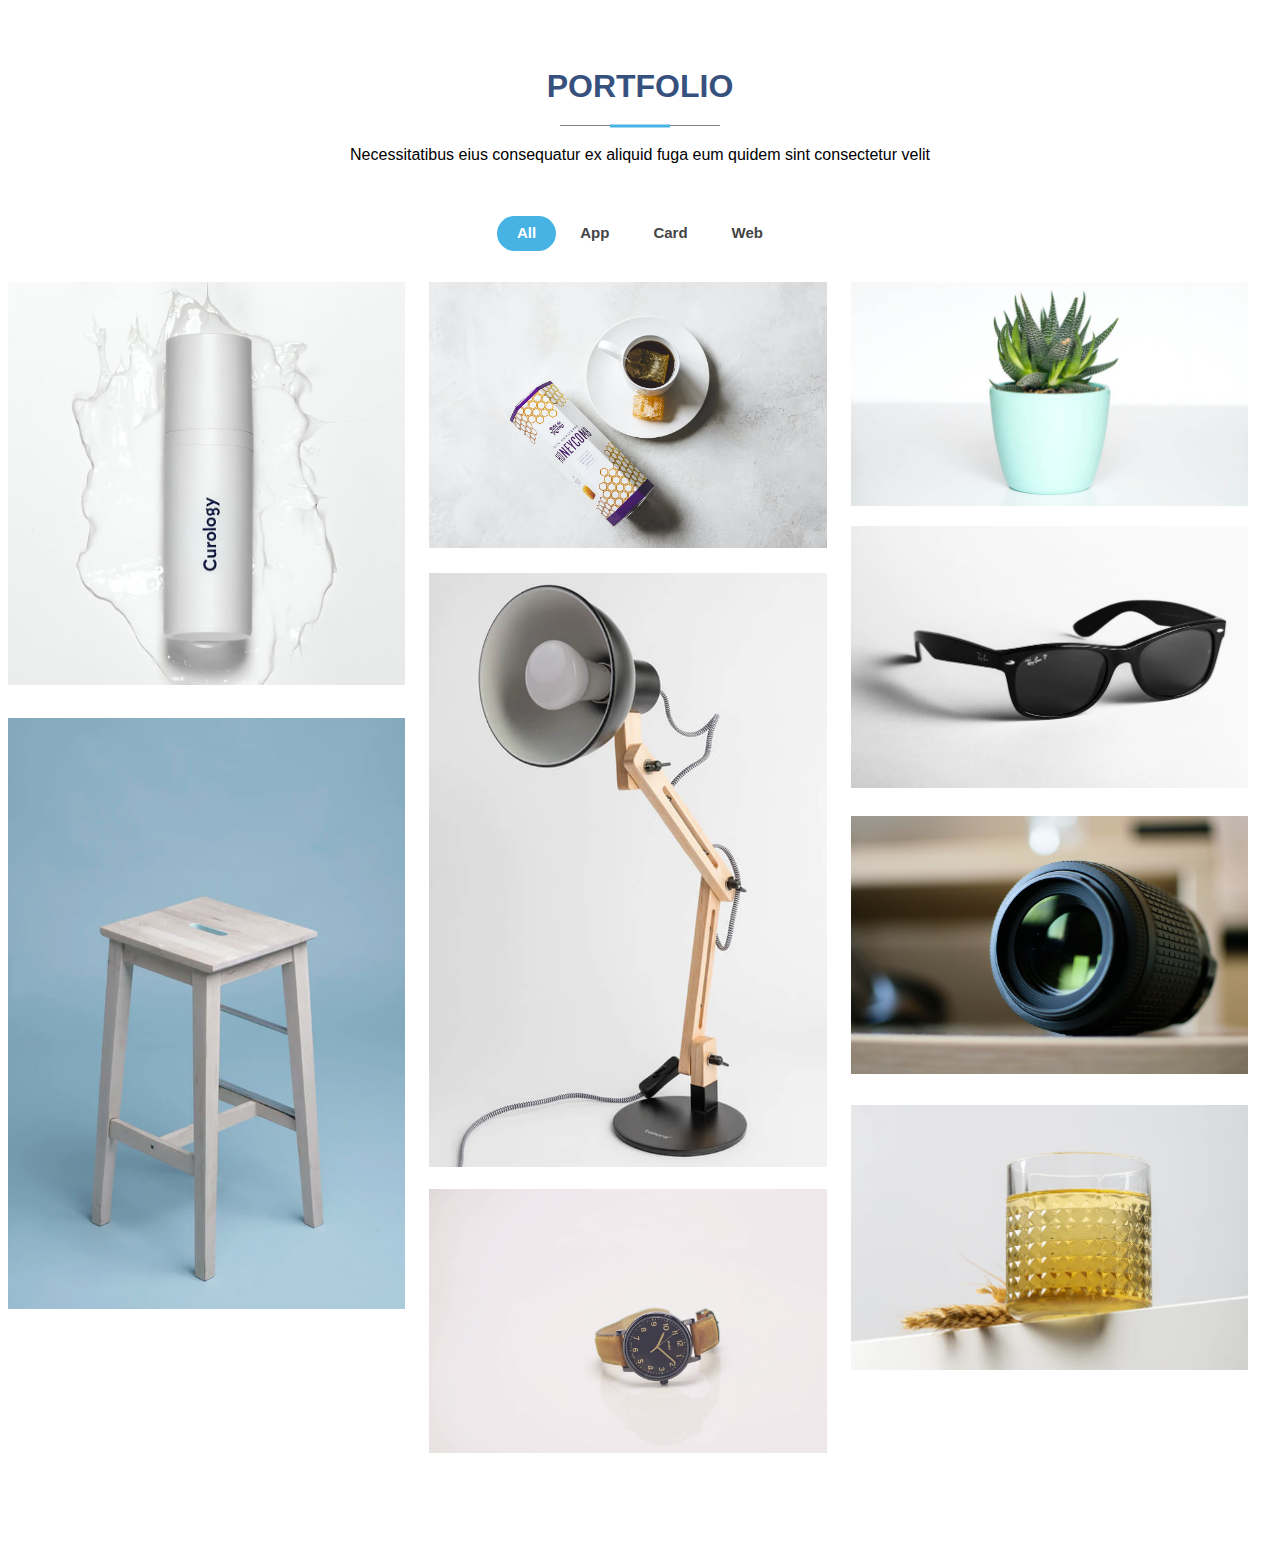
<file: portfolio.html>
<!DOCTYPE html>
<html lang="en">
<head>
  <meta charset="UTF-8" />
  <meta name="viewport" content="width=device-width, initial-scale=1.0"/>
  <title>Document</title>
  <link rel="stylesheet" href="portfolio.css" />
</head>
<body>
  <section id="section-portfolio_SA">

    <div class="portfolio_top_SA">
      <div class="title_SA">PORTFOLIO</div>
      <div class="deco_line_SA"></div>
      <div class="text_SA">Necessitatibus eius consequatur ex aliquid fuga eum quidem sint consectetur velit</div>
    </div>

    <input type="radio" name="filter" id="filter-all_SA" checked />
    <label for="filter-all_SA">All</label>

    <input type="radio" name="filter" id="filter-app_SA" />
    <label for="filter-app_SA">App</label>

    <input type="radio" name="filter" id="filter-card_SA" />
    <label for="filter-card_SA">Card</label>

    <input type="radio" name="filter" id="filter-web_SA" />
    <label for="filter-web_SA">Web</label>

    <div class="img-container_SA">
      <!-- App1 -->
      <div class="image-item_SA" id="item1_SA">
        <img src="./portfolio-img1.jpg" alt="App1" id="App1_img_SA" />
        <div class="forhover_SA">
          <div class="name_SA">App1</div>
          <div class="info_SA">Lorem ipsum, dolor sit</div>
          <div class="buttons_SA">
            <a class="plus_SA" href="#modalApp1_SA">
                <svg id="svg_SA" xmlns="http://www.w3.org/2000/svg" width="30" height="30" fill="#7B7B7C" class="bi bi-zoom-in" viewBox="0 0 16 16">
                    <path fill-rule="evenodd" d="M6.5 12a5.5 5.5 0 1 0 0-11 5.5 5.5 0 0 0 0 11M13 6.5a6.5 6.5 0 1 1-13 0 6.5 6.5 0 0 1 13 0"/>
                    <path d="M10.344 11.742q.044.06.098.115l3.85 3.85a1 1 0 0 0 1.415-1.414l-3.85-3.85a1 1 0 0 0-.115-.1 6.5 6.5 0 0 1-1.398 1.4z"/>
                    <path fill-rule="evenodd" d="M6.5 3a.5.5 0 0 1 .5.5V6h2.5a.5.5 0 0 1 0 1H7v2.5a.5.5 0 0 1-1 0V7H3.5a.5.5 0 0 1 0-1H6V3.5a.5.5 0 0 1 .5-.5"/>
                  </svg>
                </a>
            <a
              href="https://bootstrapmade.com/demo/Arsha/"
              class="details_SA"
              target="_blank">
            <svg id="svg_SA" xmlns="http://www.w3.org/2000/svg" width="35" height="35" fill="#7B7B7C" class="bi bi-link-45deg" viewBox="0 0 16 16">
                <path d="M4.715 6.542 3.343 7.914a3 3 0 1 0 4.243 4.243l1.828-1.829A3 3 0 0 0 8.586 5.5L8 6.086a1 1 0 0 0-.154.199 2 2 0 0 1 .861 3.337L6.88 11.45a2 2 0 1 1-2.83-2.83l.793-.792a4 4 0 0 1-.128-1.287z"/>
                <path d="M6.586 4.672A3 3 0 0 0 7.414 9.5l.775-.776a2 2 0 0 1-.896-3.346L9.12 3.55a2 2 0 1 1 2.83 2.83l-.793.792c.112.42.155.855.128 1.287l1.372-1.372a3 3 0 1 0-4.243-4.243z"/>
                </svg>
            </a>
          </div>
        </div>
      </div>

      <!-- Product1 -->
      <div class="image-item_SA" id="item2_SA">
        <img src="./portfolio-img2.jpg" alt="Product1" id="Product1_img_SA" />
        <div class="forhover_SA">
          <div class="name_SA">Product1</div>
          <div class="info_SA">Lorem ipsum, dolor sit</div>
          <div class="buttons_SA">
            <a class="plus_SA" href="#modalProduct1_SA">
                <svg id="svg_SA" xmlns="http://www.w3.org/2000/svg" width="30" height="30" fill="#7B7B7C" class="bi bi-zoom-in" viewBox="0 0 16 16">
                    <path fill-rule="evenodd" d="M6.5 12a5.5 5.5 0 1 0 0-11 5.5 5.5 0 0 0 0 11M13 6.5a6.5 6.5 0 1 1-13 0 6.5 6.5 0 0 1 13 0"/>
                    <path d="M10.344 11.742q.044.06.098.115l3.85 3.85a1 1 0 0 0 1.415-1.414l-3.85-3.85a1 1 0 0 0-.115-.1 6.5 6.5 0 0 1-1.398 1.4z"/>
                    <path fill-rule="evenodd" d="M6.5 3a.5.5 0 0 1 .5.5V6h2.5a.5.5 0 0 1 0 1H7v2.5a.5.5 0 0 1-1 0V7H3.5a.5.5 0 0 1 0-1H6V3.5a.5.5 0 0 1 .5-.5"/>
                  </svg>
                </a>
            <a
              href="https://bootstrapmade.com/demo/Arsha/"
              class="details_SA"
              target="_blank">
            <svg id="svg_SA" xmlns="http://www.w3.org/2000/svg" width="35" height="35" fill="#7B7B7C" class="bi bi-link-45deg" viewBox="0 0 16 16">
                <path d="M4.715 6.542 3.343 7.914a3 3 0 1 0 4.243 4.243l1.828-1.829A3 3 0 0 0 8.586 5.5L8 6.086a1 1 0 0 0-.154.199 2 2 0 0 1 .861 3.337L6.88 11.45a2 2 0 1 1-2.83-2.83l.793-.792a4 4 0 0 1-.128-1.287z"/>
                <path d="M6.586 4.672A3 3 0 0 0 7.414 9.5l.775-.776a2 2 0 0 1-.896-3.346L9.12 3.55a2 2 0 1 1 2.83 2.83l-.793.792c.112.42.155.855.128 1.287l1.372-1.372a3 3 0 1 0-4.243-4.243z"/>
                </svg>
            </a>
          </div>
        </div>
      </div>

      <!-- Branding1 -->
      <div class="image-item_SA" id="item3_SA">
        <img src="./portfolio-img3.jpg" alt="Branding1" id="Branding1_img_SA" />
        <div class="forhover_SA">
          <div class="name_SA">Branding1</div>
          <div class="info_SA">Lorem ipsum, dolor sit</div>
          <div class="buttons_SA">
            <a class="plus_SA" href="#modalBranding1_SA">
                <svg id="svg_SA" xmlns="http://www.w3.org/2000/svg" width="30" height="30" fill="#7B7B7C" class="bi bi-zoom-in" viewBox="0 0 16 16">
                    <path fill-rule="evenodd" d="M6.5 12a5.5 5.5 0 1 0 0-11 5.5 5.5 0 0 0 0 11M13 6.5a6.5 6.5 0 1 1-13 0 6.5 6.5 0 0 1 13 0"/>
                    <path d="M10.344 11.742q.044.06.098.115l3.85 3.85a1 1 0 0 0 1.415-1.414l-3.85-3.85a1 1 0 0 0-.115-.1 6.5 6.5 0 0 1-1.398 1.4z"/>
                    <path fill-rule="evenodd" d="M6.5 3a.5.5 0 0 1 .5.5V6h2.5a.5.5 0 0 1 0 1H7v2.5a.5.5 0 0 1-1 0V7H3.5a.5.5 0 0 1 0-1H6V3.5a.5.5 0 0 1 .5-.5"/>
                  </svg>
                </a>
            <a
              href="https://bootstrapmade.com/demo/Arsha/"
              class="details_SA"
              target="_blank">
            <svg id="svg_SA" xmlns="http://www.w3.org/2000/svg" width="35" height="35" fill="#7B7B7C" class="bi bi-link-45deg" viewBox="0 0 16 16">
                <path d="M4.715 6.542 3.343 7.914a3 3 0 1 0 4.243 4.243l1.828-1.829A3 3 0 0 0 8.586 5.5L8 6.086a1 1 0 0 0-.154.199 2 2 0 0 1 .861 3.337L6.88 11.45a2 2 0 1 1-2.83-2.83l.793-.792a4 4 0 0 1-.128-1.287z"/>
                <path d="M6.586 4.672A3 3 0 0 0 7.414 9.5l.775-.776a2 2 0 0 1-.896-3.346L9.12 3.55a2 2 0 1 1 2.83 2.83l-.793.792c.112.42.155.855.128 1.287l1.372-1.372a3 3 0 1 0-4.243-4.243z"/>
                </svg>
            </a>
          </div>
        </div>
      </div>

      <!-- App2 -->
      <div class="image-item_SA" id="item4_SA">
        <img src="./portfolio-img4.jpg" alt="App2" id="App2_img_SA" />
        <div class="forhover_SA">
          <div class="name_SA">App2</div>
          <div class="info_SA">Lorem ipsum, dolor sit</div>
          <div class="buttons_SA">
            <a class="plus_SA" href="#modalApp2_SA">
                <svg id="svg_SA" xmlns="http://www.w3.org/2000/svg" width="30" height="30" fill="#7B7B7C" class="bi bi-zoom-in" viewBox="0 0 16 16">
                    <path fill-rule="evenodd" d="M6.5 12a5.5 5.5 0 1 0 0-11 5.5 5.5 0 0 0 0 11M13 6.5a6.5 6.5 0 1 1-13 0 6.5 6.5 0 0 1 13 0"/>
                    <path d="M10.344 11.742q.044.06.098.115l3.85 3.85a1 1 0 0 0 1.415-1.414l-3.85-3.85a1 1 0 0 0-.115-.1 6.5 6.5 0 0 1-1.398 1.4z"/>
                    <path fill-rule="evenodd" d="M6.5 3a.5.5 0 0 1 .5.5V6h2.5a.5.5 0 0 1 0 1H7v2.5a.5.5 0 0 1-1 0V7H3.5a.5.5 0 0 1 0-1H6V3.5a.5.5 0 0 1 .5-.5"/>
                  </svg>
                </a>
            <a
              href="https://bootstrapmade.com/demo/Arsha/"
              class="details_SA"
              target="_blank">
            <svg id="svg_SA" xmlns="http://www.w3.org/2000/svg" width="35" height="35" fill="#7B7B7C" class="bi bi-link-45deg" viewBox="0 0 16 16">
                <path d="M4.715 6.542 3.343 7.914a3 3 0 1 0 4.243 4.243l1.828-1.829A3 3 0 0 0 8.586 5.5L8 6.086a1 1 0 0 0-.154.199 2 2 0 0 1 .861 3.337L6.88 11.45a2 2 0 1 1-2.83-2.83l.793-.792a4 4 0 0 1-.128-1.287z"/>
                <path d="M6.586 4.672A3 3 0 0 0 7.414 9.5l.775-.776a2 2 0 0 1-.896-3.346L9.12 3.55a2 2 0 1 1 2.83 2.83l-.793.792c.112.42.155.855.128 1.287l1.372-1.372a3 3 0 1 0-4.243-4.243z"/>
                </svg>
            </a>
          </div>
        </div>
      </div>

      <!-- Product2 -->
      <div class="image-item_SA" id="item5_SA">
        <img src="./portfolio-img5.jpg" alt="Product2" id="Product2_img_SA" />
        <div class="forhover_SA">
          <div class="name_SA">Product2</div>
          <div class="info_SA">Lorem ipsum, dolor sit</div>
          <div class="buttons_SA">
            <a class="plus_SA" href="#modalProduct2_SA">
                <svg id="svg_SA" xmlns="http://www.w3.org/2000/svg" width="30" height="30" fill="#7B7B7C" class="bi bi-zoom-in" viewBox="0 0 16 16">
                    <path fill-rule="evenodd" d="M6.5 12a5.5 5.5 0 1 0 0-11 5.5 5.5 0 0 0 0 11M13 6.5a6.5 6.5 0 1 1-13 0 6.5 6.5 0 0 1 13 0"/>
                    <path d="M10.344 11.742q.044.06.098.115l3.85 3.85a1 1 0 0 0 1.415-1.414l-3.85-3.85a1 1 0 0 0-.115-.1 6.5 6.5 0 0 1-1.398 1.4z"/>
                    <path fill-rule="evenodd" d="M6.5 3a.5.5 0 0 1 .5.5V6h2.5a.5.5 0 0 1 0 1H7v2.5a.5.5 0 0 1-1 0V7H3.5a.5.5 0 0 1 0-1H6V3.5a.5.5 0 0 1 .5-.5"/>
                  </svg>
                </a>
            <a
              href="https://bootstrapmade.com/demo/Arsha/"
              class="details_SA"
              target="_blank">
            <svg id="svg_SA" xmlns="http://www.w3.org/2000/svg" width="35" height="35" fill="#7B7B7C" class="bi bi-link-45deg" viewBox="0 0 16 16">
                <path d="M4.715 6.542 3.343 7.914a3 3 0 1 0 4.243 4.243l1.828-1.829A3 3 0 0 0 8.586 5.5L8 6.086a1 1 0 0 0-.154.199 2 2 0 0 1 .861 3.337L6.88 11.45a2 2 0 1 1-2.83-2.83l.793-.792a4 4 0 0 1-.128-1.287z"/>
                <path d="M6.586 4.672A3 3 0 0 0 7.414 9.5l.775-.776a2 2 0 0 1-.896-3.346L9.12 3.55a2 2 0 1 1 2.83 2.83l-.793.792c.112.42.155.855.128 1.287l1.372-1.372a3 3 0 1 0-4.243-4.243z"/>
                </svg>
            </a>
          </div>
        </div>
      </div>

      <!-- Branding2 -->
      <div class="image-item_SA" id="item6_SA">
        <img src="./portfolio-img6.jpg" alt="Branding2" id="Branding2_img_SA" />
        <div class="forhover_SA">
          <div class="name_SA">Branding2</div>
          <div class="info_SA">Lorem ipsum, dolor sit</div>
          <div class="buttons_SA">
            <a class="plus_SA" href="#modalBranding2_SA">
                <svg id="svg_SA" xmlns="http://www.w3.org/2000/svg" width="30" height="30" fill="#7B7B7C" class="bi bi-zoom-in" viewBox="0 0 16 16">
                    <path fill-rule="evenodd" d="M6.5 12a5.5 5.5 0 1 0 0-11 5.5 5.5 0 0 0 0 11M13 6.5a6.5 6.5 0 1 1-13 0 6.5 6.5 0 0 1 13 0"/>
                    <path d="M10.344 11.742q.044.06.098.115l3.85 3.85a1 1 0 0 0 1.415-1.414l-3.85-3.85a1 1 0 0 0-.115-.1 6.5 6.5 0 0 1-1.398 1.4z"/>
                    <path fill-rule="evenodd" d="M6.5 3a.5.5 0 0 1 .5.5V6h2.5a.5.5 0 0 1 0 1H7v2.5a.5.5 0 0 1-1 0V7H3.5a.5.5 0 0 1 0-1H6V3.5a.5.5 0 0 1 .5-.5"/>
                  </svg>
                </a>
            <a
              href="https://bootstrapmade.com/demo/Arsha/"
              class="details_SA"
              target="_blank">
            <svg id="svg_SA" xmlns="http://www.w3.org/2000/svg" width="35" height="35" fill="#7B7B7C" class="bi bi-link-45deg" viewBox="0 0 16 16">
                <path d="M4.715 6.542 3.343 7.914a3 3 0 1 0 4.243 4.243l1.828-1.829A3 3 0 0 0 8.586 5.5L8 6.086a1 1 0 0 0-.154.199 2 2 0 0 1 .861 3.337L6.88 11.45a2 2 0 1 1-2.83-2.83l.793-.792a4 4 0 0 1-.128-1.287z"/>
                <path d="M6.586 4.672A3 3 0 0 0 7.414 9.5l.775-.776a2 2 0 0 1-.896-3.346L9.12 3.55a2 2 0 1 1 2.83 2.83l-.793.792c.112.42.155.855.128 1.287l1.372-1.372a3 3 0 1 0-4.243-4.243z"/>
                </svg>
            </a>
          </div>
        </div>
      </div>

      <!-- App3 -->
      <div class="image-item_SA" id="item7_SA">
        <img src="./portfolio-img7.jpg" alt="App3" id="App3_img_SA" />
        <div class="forhover_SA">
          <div class="name_SA">App3</div>
          <div class="info_SA">Lorem ipsum, dolor sit</div>
          <div class="buttons_SA">
            <a class="plus_SA" href="#modalApp3_SA">
                <svg id="svg_SA" xmlns="http://www.w3.org/2000/svg" width="30" height="30" fill="#7B7B7C" class="bi bi-zoom-in" viewBox="0 0 16 16">
                    <path fill-rule="evenodd" d="M6.5 12a5.5 5.5 0 1 0 0-11 5.5 5.5 0 0 0 0 11M13 6.5a6.5 6.5 0 1 1-13 0 6.5 6.5 0 0 1 13 0"/>
                    <path d="M10.344 11.742q.044.06.098.115l3.85 3.85a1 1 0 0 0 1.415-1.414l-3.85-3.85a1 1 0 0 0-.115-.1 6.5 6.5 0 0 1-1.398 1.4z"/>
                    <path fill-rule="evenodd" d="M6.5 3a.5.5 0 0 1 .5.5V6h2.5a.5.5 0 0 1 0 1H7v2.5a.5.5 0 0 1-1 0V7H3.5a.5.5 0 0 1 0-1H6V3.5a.5.5 0 0 1 .5-.5"/>
                  </svg>
                </a>
            <a
              href="https://bootstrapmade.com/demo/Arsha/"
              class="details_SA"
              target="_blank">
            <svg id="svg_SA" xmlns="http://www.w3.org/2000/svg" width="35" height="35" fill="#7B7B7C" class="bi bi-link-45deg" viewBox="0 0 16 16">
                <path d="M4.715 6.542 3.343 7.914a3 3 0 1 0 4.243 4.243l1.828-1.829A3 3 0 0 0 8.586 5.5L8 6.086a1 1 0 0 0-.154.199 2 2 0 0 1 .861 3.337L6.88 11.45a2 2 0 1 1-2.83-2.83l.793-.792a4 4 0 0 1-.128-1.287z"/>
                <path d="M6.586 4.672A3 3 0 0 0 7.414 9.5l.775-.776a2 2 0 0 1-.896-3.346L9.12 3.55a2 2 0 1 1 2.83 2.83l-.793.792c.112.42.155.855.128 1.287l1.372-1.372a3 3 0 1 0-4.243-4.243z"/>
                </svg>
            </a>
          </div>
        </div>
      </div>

      <!-- Product3 -->
      <div class="image-item_SA" id="item8_SA">
        <img src="./portfolio-img8.jpg" alt="Product3" id="Product3_img_SA" />
        <div class="forhover_SA">
          <div class="name_SA">Product3</div>
          <div class="info_SA">Lorem ipsum, dolor sit</div>
          <div class="buttons_SA">
            <a class="plus_SA" href="#modalProduct3_SA">
                <svg id="svg_SA" xmlns="http://www.w3.org/2000/svg" width="30" height="30" fill="#7B7B7C" class="bi bi-zoom-in" viewBox="0 0 16 16">
                    <path fill-rule="evenodd" d="M6.5 12a5.5 5.5 0 1 0 0-11 5.5 5.5 0 0 0 0 11M13 6.5a6.5 6.5 0 1 1-13 0 6.5 6.5 0 0 1 13 0"/>
                    <path d="M10.344 11.742q.044.06.098.115l3.85 3.85a1 1 0 0 0 1.415-1.414l-3.85-3.85a1 1 0 0 0-.115-.1 6.5 6.5 0 0 1-1.398 1.4z"/>
                    <path fill-rule="evenodd" d="M6.5 3a.5.5 0 0 1 .5.5V6h2.5a.5.5 0 0 1 0 1H7v2.5a.5.5 0 0 1-1 0V7H3.5a.5.5 0 0 1 0-1H6V3.5a.5.5 0 0 1 .5-.5"/>
                  </svg>
                </a>
            <a
              href="https://bootstrapmade.com/demo/Arsha/"
              class="details_SA"
              target="_blank">
            <svg id="svg_SA" xmlns="http://www.w3.org/2000/svg" width="35" height="35" fill="#7B7B7C" class="bi bi-link-45deg" viewBox="0 0 16 16">
                <path d="M4.715 6.542 3.343 7.914a3 3 0 1 0 4.243 4.243l1.828-1.829A3 3 0 0 0 8.586 5.5L8 6.086a1 1 0 0 0-.154.199 2 2 0 0 1 .861 3.337L6.88 11.45a2 2 0 1 1-2.83-2.83l.793-.792a4 4 0 0 1-.128-1.287z"/>
                <path d="M6.586 4.672A3 3 0 0 0 7.414 9.5l.775-.776a2 2 0 0 1-.896-3.346L9.12 3.55a2 2 0 1 1 2.83 2.83l-.793.792c.112.42.155.855.128 1.287l1.372-1.372a3 3 0 1 0-4.243-4.243z"/>
                </svg>
            </a>
          </div>
        </div>
      </div>

      <!-- Branding3 -->
      <div class="image-item_SA" id="item9_SA">
        <img src="./portfolio-img9.jpg" alt="Branding3" id="Branding3_img_SA" />
        <div class="forhover_SA">
          <div class="name_SA">Branding3</div>
          <div class="info_SA">Lorem ipsum, dolor sit</div>
          <div class="buttons_SA">
            <a class="plus_SA" href="#modalBranding3_SA">
                <svg xmlns="http://www.w3.org/2000/svg" width="30" height="30" fill="#7B7B7C" class="bi bi-zoom-in" viewBox="0 0 16 16">
                    <path fill-rule="evenodd" d="M6.5 12a5.5 5.5 0 1 0 0-11 5.5 5.5 0 0 0 0 11M13 6.5a6.5 6.5 0 1 1-13 0 6.5 6.5 0 0 1 13 0"/>
                    <path d="M10.344 11.742q.044.06.098.115l3.85 3.85a1 1 0 0 0 1.415-1.414l-3.85-3.85a1 1 0 0 0-.115-.1 6.5 6.5 0 0 1-1.398 1.4z"/>
                    <path fill-rule="evenodd" d="M6.5 3a.5.5 0 0 1 .5.5V6h2.5a.5.5 0 0 1 0 1H7v2.5a.5.5 0 0 1-1 0V7H3.5a.5.5 0 0 1 0-1H6V3.5a.5.5 0 0 1 .5-.5"/>
                  </svg>
                </a>
            <a
              href="https://bootstrapmade.com/demo/Arsha/"
              class="details_SA"
              target="_blank">
            <svg id="svg_SA" xmlns="http://www.w3.org/2000/svg" width="35" height="35" fill="#7B7B7C" class="bi bi-link-45deg" viewBox="0 0 16 16">
                <path d="M4.715 6.542 3.343 7.914a3 3 0 1 0 4.243 4.243l1.828-1.829A3 3 0 0 0 8.586 5.5L8 6.086a1 1 0 0 0-.154.199 2 2 0 0 1 .861 3.337L6.88 11.45a2 2 0 1 1-2.83-2.83l.793-.792a4 4 0 0 1-.128-1.287z"/>
                <path d="M6.586 4.672A3 3 0 0 0 7.414 9.5l.775-.776a2 2 0 0 1-.896-3.346L9.12 3.55a2 2 0 1 1 2.83 2.83l-.793.792c.112.42.155.855.128 1.287l1.372-1.372a3 3 0 1 0-4.243-4.243z"/>
                </svg>
            </a>
          </div>
        </div>
      </div>
    </div>


    <!-- ===================== App 모달(3개) ===================== -->
    <!-- 모달: App1 -->
    <div class="modal_SA" id="modalApp1_SA">
        <a href="#" class="overlay_SA"></a>
      
        <a href="#" class="close_btn_SA">X</a>
        <a href="#modalApp1_SA" class="prev_btn_SA disabled_btn_SA">&lt;</a>
        <a href="#modalApp2_SA" class="next_btn_SA">&gt;</a>
        
        <div class="modal_content_SA">
          <img src="./portfolio-img1.jpg" alt="App1 Full View" />
          <div class="modal_title_SA"><br>App1</div>
        </div>
    </div>

    <!-- 모달: App2 -->
    <div class="modal_SA" id="modalApp2_SA">
        <a href="#" class="overlay_SA"></a>

        <a href="#" class="close_btn_SA">X</a>
        <a class="prev_btn_SA" href="#modalApp1_SA">&lt;</a>
        <a class="next_btn_SA" href="#modalApp3_SA">&gt;</a>  

        <div class="modal_content_SA">
            <img src="./portfolio-img4.jpg" alt="App2 Full View" />
            <div class="modal_title_SA"><br>App2</div>
        </div>
    </div>

    <!-- 모달: App3 -->
    <div class="modal_SA" id="modalApp3_SA">
      <a href="#" class="overlay_SA"></a>

      <a href="#" class="close_btn_SA">X</a>
      <a class="prev_btn_SA" href="#modalApp2_SA">&lt;</a>
      <a class="next_btn_SA disabled_btn_SA" href="#modalApp3_SA">&gt;</a>

      <div class="modal_content_SA">
        <img src="./portfolio-img7.jpg" alt="App3 Full View" />
        <div class="modal_title_SA"><br>App3</div>
      </div>
    </div>


    <!-- ===================== Product 모달(3개) ===================== -->
    <!-- 모달: Product1 -->
    <div class="modal_SA" id="modalProduct1_SA">
      <a href="#" class="overlay_SA"></a>

      <a href="#" class="close_btn_SA">X</a>
      <a class="prev_btn_SA disabled_btn_SA" href="#modalProduct1_SA">&lt;</a>
        <a class="next_btn_SA" href="#modalProduct2_SA">&gt;</a>

      <div class="modal_content_SA">
        <img src="./portfolio-img2.jpg" alt="Product1 Full View" />
        <div class="modal_title_SA"><br>Product1</div>
      </div>
    </div>

    <!-- 모달: Product2 -->
    <div class="modal_SA" id="modalProduct2_SA">
      <a href="#" class="overlay_SA"></a>

      <a href="#" class="close_btn_SA">X</a>
      <a class="prev_btn_SA" href="#modalProduct1_SA">&lt;</a>
        <a class="next_btn_SA" href="#modalProduct3_SA">&gt;</a>

      <div class="modal_content_SA">
        <img src="./portfolio-img5.jpg" alt="Product2 Full View" />
        <div class="modal_title_SA"><br>Product2</div>
      </div>
    </div>

    <!-- 모달: Product3 -->
    <div class="modal_SA" id="modalProduct3_SA">
      <a href="#" class="overlay_SA"></a>

      <a href="#" class="close_btn_SA">X</a>
      <a class="prev_btn_SA" href="#modalProduct2_SA">&lt;</a>
        <a class="next_btn_SA disabled_btn_SA" href="#modalProduct3_SA">&gt;</a>

      <div class="modal_content_SA">
        <img src="./portfolio-img8.jpg" alt="Product3 Full View" />
        <div class="modal_title_SA"><br>Product3</div>
      </div>
    </div>


    <!-- ===================== Branding 모달(3개) ===================== -->
    <!-- 모달: Branding1 -->
    <div class="modal_SA" id="modalBranding1_SA">
      <a href="#" class="overlay_SA"></a>

       <a href="#" class="close_btn_SA">X</a>
        <a class="prev_btn_SA disabled_btn_SA" href="#modalBranding1_SA">&lt;</a>
        <a class="next_btn_SA" href="#modalBranding2_SA">&gt;</a>

      <div class="modal_content_SA">
        <img src="./portfolio-img3.jpg" alt="Branding1 Full View" />
        <div class="modal_title_SA"><br>Branding1</div>
      </div>
    </div>

    <!-- 모달: Branding2 -->
    <div class="modal_SA" id="modalBranding2_SA">
      <a href="#" class="overlay_SA"></a>

      <a href="#" class="close_btn_SA">X</a>
      <a class="prev_btn_SA" href="#modalBranding1_SA">&lt;</a>
        <a class="next_btn_SA" href="#modalBranding3_SA">&gt;</a>

      <div class="modal_content_SA">
        <img src="./portfolio-img6.jpg" alt="Branding2 Full View" />
        <div class="modal_title_SA"><br>Branding2</div>
      </div>
    </div>

    <!-- 모달: Branding3 -->
    <div class="modal_SA" id="modalBranding3_SA">
      <a href="#" class="overlay_SA"></a>

      <a href="#" class="close_btn_SA">X</a>
      <a class="prev_btn_SA" href="#modalBranding2_SA">&lt;</a>
      <a class="next_btn_SA disabled_btn_SA" href="#modalBranding3_SA">&gt;</a>

      <div class="modal_content_SA">
        <img src="./portfolio-img9.jpg" alt="Branding3 Full View" />
        <div class="modal_title_SA"><br>Branding3</div>
      </div>
    </div>

  </section>
</body>
</html>
</file>
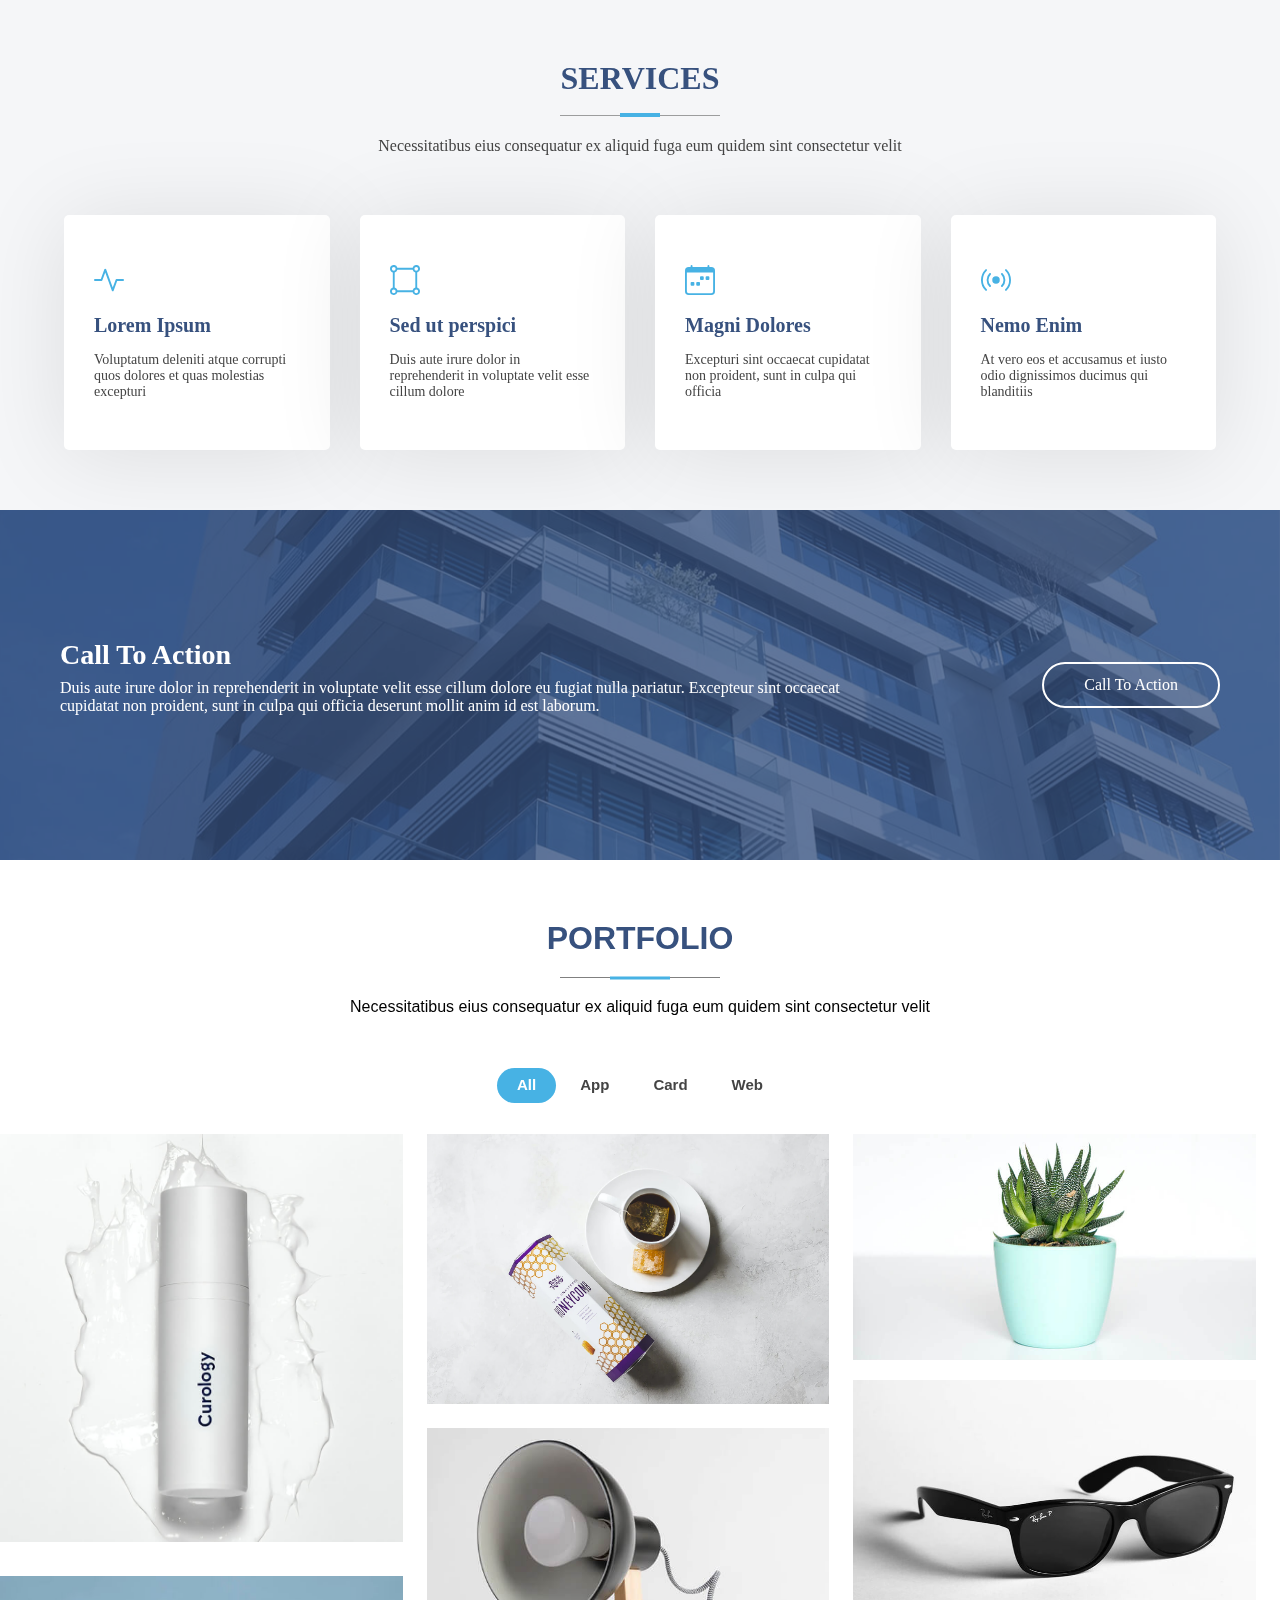
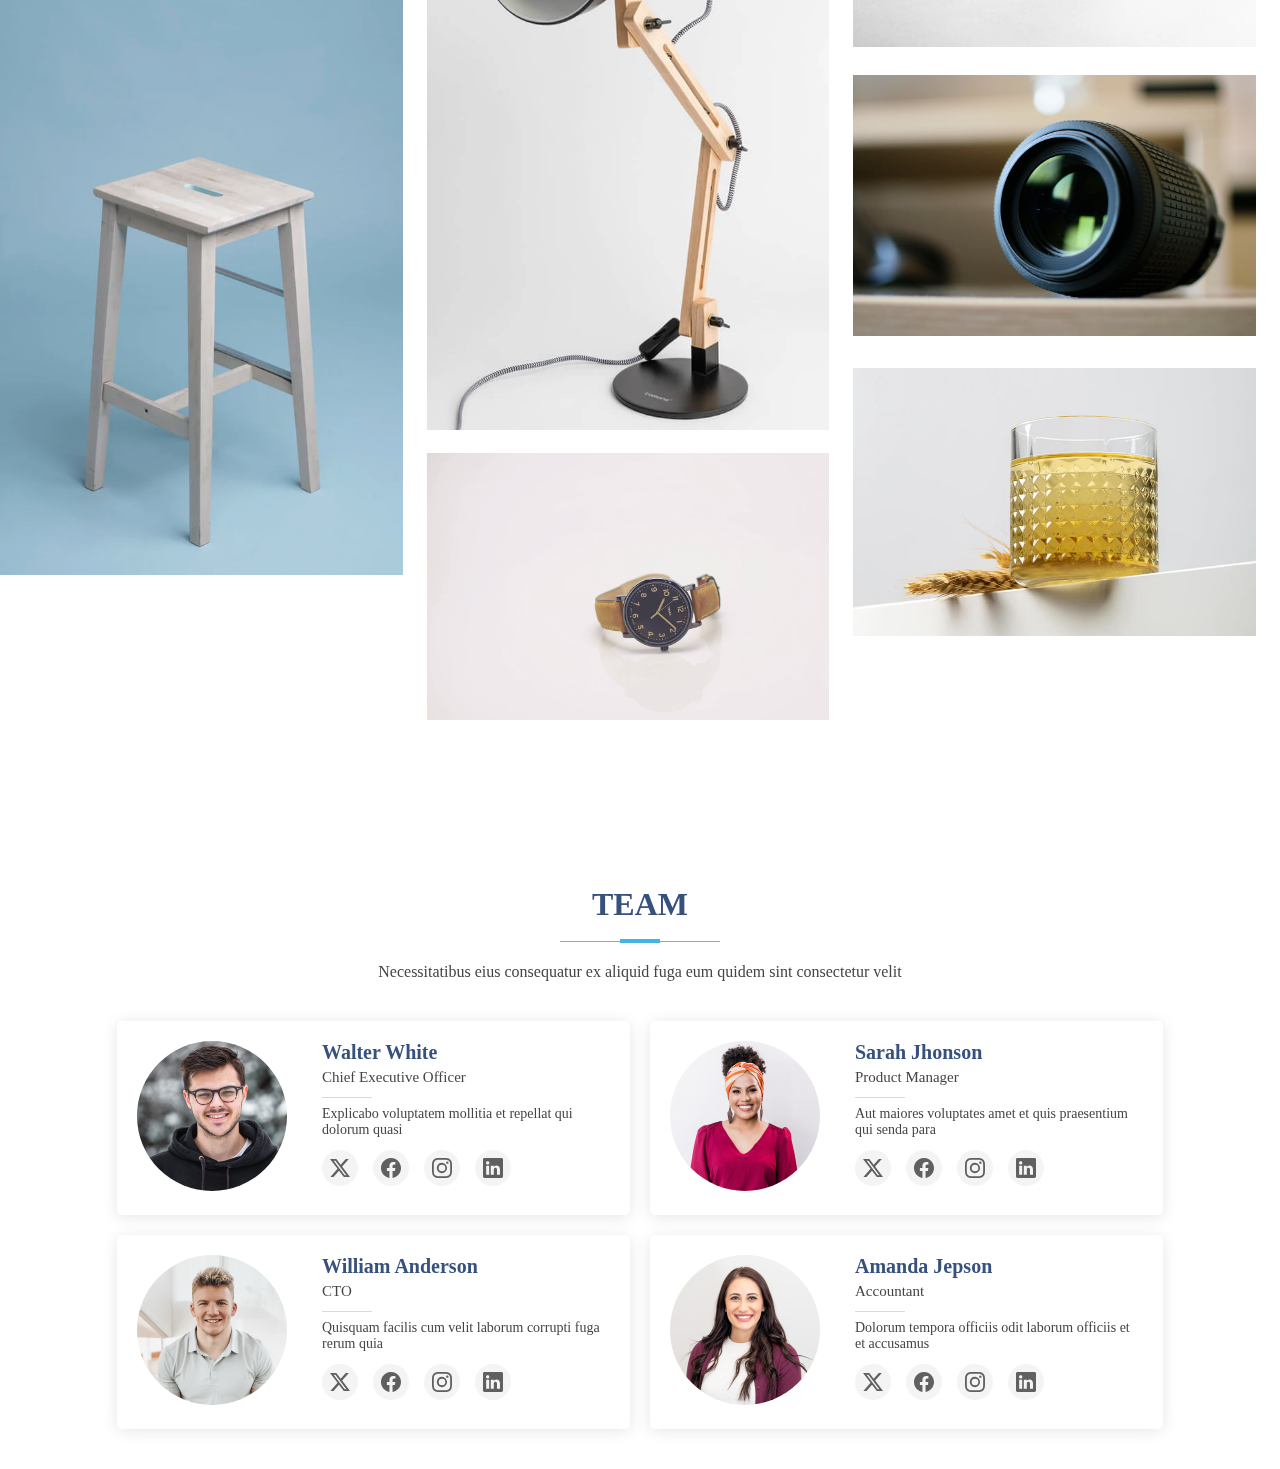
<file: Team_Services.html>
<!DOCTYPE html>
<html lang="en">
<head>
    <meta charset="UTF-8">
    <meta name="viewport" content="width=device-width, initial-scale=1.0">
    <title>Team Section</title>
    <link rel="stylesheet" href="./Team.css">
    <link rel="stylesheet" href="./Services.css">
    <link rel="stylesheet" href="./portfolio.css">

</head>
<body>
    <section id="services_sy" class="services-section_sy">
        <div class="services-container_sy">
            <div class="services-section-header_sy">
                <h2 class="services-section-title_sy">SERVICES</h2>
                <p class="services-section-description_sy">
                    Necessitatibus eius consequatur ex aliquid fuga eum quidem sint consectetur velit
                </p>
            </div>

            <div class="services-grid_sy">
                <div class="service-card_sy">
                    <div class="icon_sy">
                        <svg xmlns="http://www.w3.org/2000/svg" width="16" height="16" fill="currentColor" class="bi bi-activity_sy" viewBox="0 0 16 16">
                            <path fill-rule="evenodd" d="M6 2a.5.5 0 0 1 .47.33L10 12.036l1.53-4.208A.5.5 0 0 1 12 7.5h3.5a.5.5 0 0 1 0 1h-3.15l-1.88 5.17a.5.5 0 0 1-.94 0L6 3.964 4.47 8.171A.5.5 0 0 1 4 8.5H.5a.5.5 0 0 1 0-1h3.15l1.88-5.17A.5.5 0 0 1 6 2"/>
                        </svg>
                    </div>
                    <h3 class="service-title_sy">
                        <a href="https://www.example.com" class="service-link_sy">Lorem Ipsum</a>
                    </h3>
                    <p class="service-description_sy">
                        Voluptatum deleniti atque corrupti quos dolores et quas molestias excepturi
                    </p>
                </div>
                <div class="service-card_sy">
                    <div class="icon_sy">
                        <svg xmlns="http://www.w3.org/2000/svg" width="16" height="16" fill="currentColor" class="bi bi-bounding-box-circles_sy" viewBox="0 0 16 16">
                            <path d="M2 1a1 1 0 1 0 0 2 1 1 0 0 0 0-2M0 2a2 2 0 0 1 3.937-.5h8.126A2 2 0 1 1 14.5 3.937v8.126a2 2 0 1 1-2.437 2.437H3.937A2 2 0 1 1 1.5 12.063V3.937A2 2 0 0 1 0 2m2.5 1.937v8.126c.703.18 1.256.734 1.437 1.437h8.126a2 2 0 0 1 1.437-1.437V3.937A2 2 0 0 1 12.063 2.5H3.937A2 2 0 0 1 2.5 3.937M14 1a1 1 0 1 0 0 2 1 1 0 0 0 0-2M2 13a1 1 0 1 0 0 2 1 1 0 0 0 0-2m12 0a1 1 0 1 0 0 2 1 1 0 0 0 0-2"/>
                        </svg>
                    </div>
                    <h3 class="service-title_sy">
                        <a href="https://www.example.com" class="service-link_sy">Sed ut perspici</a>
                    </h3>
                    <p class="service-description_sy">
                        Duis aute irure dolor in reprehenderit in voluptate velit esse cillum dolore
                    </p>
                </div>
                <div class="service-card_sy">
                    <div class="icon_sy">
                        <svg xmlns="http://www.w3.org/2000/svg" width="16" height="16" fill="currentColor" class="bi bi-calendar-week_sy" viewBox="0 0 16 16">
                            <path d="M11 6.5a.5.5 0 0 1 .5-.5h1a.5.5 0 0 1 .5.5v1a.5.5 0 0 1-.5.5h-1a.5.5 0 0 1-.5-.5zm-3 0a.5.5 0 0 1 .5-.5h1a.5.5 0 0 1 .5.5v1a.5.5 0 0 1-.5.5h-1a.5.5 0 0 1-.5-.5zm-5 3a.5.5 0 0 1 .5-.5h1a.5.5 0 0 1 .5.5v1a.5.5 0 0 1-.5.5h-1a.5.5 0 0 1-.5-.5zm3 0a.5.5 0 0 1 .5-.5h1a.5.5 0 0 1 .5.5v1a.5.5 0 0 1-.5.5h-1a.5.5 0 0 1-.5-.5z"/>
                            <path d="M3.5 0a.5.5 0 0 1 .5.5V1h8V.5a.5.5 0 0 1 1 0V1h1a2 2 0 0 1 2 2v11a2 2 0 0 1-2 2H2a2 2 0 0 1-2-2V3a2 2 0 0 1 2-2h1V.5a.5.5 0 0 1 .5-.5M1 4v10a1 1 0 0 0 1 1h12a1 1 0 0 0 1-1V4z"/>
                        </svg>
                    </div>
                    <h3 class="service-title_sy">
                        <a href="https://www.example.com" class="service-link_sy">Magni Dolores</a>
                    </h3>
                    <p class="service-description_sy">
                        Excepturi sint occaecat cupidatat non proident, sunt in culpa qui officia
                    </p>
                </div>
                <div class="service-card_sy">
                    <div class="icon_sy">
                        <svg xmlns="http://www.w3.org/2000/svg" width="16" height="16" fill="currentColor" class="bi bi-broadcast_sy" viewBox="0 0 16 16">
                            <path d="M3.05 3.05a7 7 0 0 0 0 9.9.5.5 0 0 1-.707.707 8 8 0 0 1 0-11.314.5.5 0 0 1 .707.707m2.122 2.122a4 4 0 0 0 0 5.656.5.5 0 1 1-.708.708 5 5 0 0 1 0-7.072.5.5 0 0 1 .708.708m5.656-.708a.5.5 0 0 1 .708 0 5 5 0 0 1 0 7.072.5.5 0 1 1-.708-.708 4 4 0 0 0 0-5.656.5.5 0 0 1 0-.708m2.122-2.12a.5.5 0 0 1 .707 0 8 8 0 0 1 0 11.313.5.5 0 0 1-.707-.707 7 7 0 0 0 0-9.9.5.5 0 0 1 0-.707zM10 8a2 2 0 1 1-4 0 2 2 0 0 1 4 0"/>
                        </svg>
                    </div>
                    <h3 class="service-title_sy">
                        <a href="https://www.example.com" class="service-link_sy">Nemo Enim</a>
                    </h3>
                    <p class="service-description_sy">
                        At vero eos et accusamus et iusto odio dignissimos ducimus qui blanditiis
                    </p>
                </div>
            </div>
        </div>
    </section>

    <section id="call-to-action_sy" class="call-to-action-section_sy">
        <div class="call-to-action-image_sy">
            <img src="./image/cta.jpg" alt="call-to-action-background">
        </div>
        <div class="call-to-action-container_sy">
            <div class="call-to-action-content_sy">
                <div class="call-to-action-letter_sy">
                    <h2 class="call-to-action-title_sy">Call To Action</h2>
                    <p class="call-to-action-description_sy">
                    Duis aute irure dolor in reprehenderit in voluptate velit esse cillum dolore eu fugiat nulla pariatur. 
                    Excepteur sint occaecat cupidatat non proident, sunt in culpa qui officia deserunt mollit anim id est laborum.
                    </p>
                </div>
                <a href="https://www.example.com" class="call-to-action-button_sy">Call To Action</a>
        </div>         
            </div>         
        </div>
    </section>
    
 
    <section id="section-portfolio_SA">

        <div class="portfolio_top_SA">
          <div class="title_SA">PORTFOLIO</div>
          <div class="deco_line_SA"></div>
          <div class="text_SA">Necessitatibus eius consequatur ex aliquid fuga eum quidem sint consectetur velit</div>
        </div>
    
        <input type="radio" name="filter" id="filter-all_SA" checked />
        <label for="filter-all_SA">All</label>
    
        <input type="radio" name="filter" id="filter-app_SA" />
        <label for="filter-app_SA">App</label>
    
        <input type="radio" name="filter" id="filter-card_SA" />
        <label for="filter-card_SA">Card</label>
    
        <input type="radio" name="filter" id="filter-web_SA" />
        <label for="filter-web_SA">Web</label>
    
        <div class="img-container_SA">
          <!-- App1 -->
          <div class="image-item_SA" id="item1_SA">
            <img src="./image/portfolio-img1.jpg" alt="App1" id="App1_img_SA" />
            <div class="forhover_SA">
              <div class="name_SA">App1</div>
              <div class="info_SA">Lorem ipsum, dolor sit</div>
              <div class="buttons_SA">
                <a class="plus_SA" href="#modalApp1_SA">
                    <svg id="svg_SA" xmlns="http://www.w3.org/2000/svg" width="30" height="30" fill="#7B7B7C" class="bi bi-zoom-in" viewBox="0 0 16 16">
                        <path fill-rule="evenodd" d="M6.5 12a5.5 5.5 0 1 0 0-11 5.5 5.5 0 0 0 0 11M13 6.5a6.5 6.5 0 1 1-13 0 6.5 6.5 0 0 1 13 0"/>
                        <path d="M10.344 11.742q.044.06.098.115l3.85 3.85a1 1 0 0 0 1.415-1.414l-3.85-3.85a1 1 0 0 0-.115-.1 6.5 6.5 0 0 1-1.398 1.4z"/>
                        <path fill-rule="evenodd" d="M6.5 3a.5.5 0 0 1 .5.5V6h2.5a.5.5 0 0 1 0 1H7v2.5a.5.5 0 0 1-1 0V7H3.5a.5.5 0 0 1 0-1H6V3.5a.5.5 0 0 1 .5-.5"/>
                      </svg>
                    </a>
                <a
                  href="https://bootstrapmade.com/demo/Arsha/"
                  class="details_SA"
                  target="_blank">
                <svg id="svg_SA" xmlns="http://www.w3.org/2000/svg" width="35" height="35" fill="#7B7B7C" class="bi bi-link-45deg" viewBox="0 0 16 16">
                    <path d="M4.715 6.542 3.343 7.914a3 3 0 1 0 4.243 4.243l1.828-1.829A3 3 0 0 0 8.586 5.5L8 6.086a1 1 0 0 0-.154.199 2 2 0 0 1 .861 3.337L6.88 11.45a2 2 0 1 1-2.83-2.83l.793-.792a4 4 0 0 1-.128-1.287z"/>
                    <path d="M6.586 4.672A3 3 0 0 0 7.414 9.5l.775-.776a2 2 0 0 1-.896-3.346L9.12 3.55a2 2 0 1 1 2.83 2.83l-.793.792c.112.42.155.855.128 1.287l1.372-1.372a3 3 0 1 0-4.243-4.243z"/>
                    </svg>
                </a>
              </div>
            </div>
          </div>
    
          <!-- Product1 -->
          <div class="image-item_SA" id="item2_SA">
            <img src="./image/portfolio-img2.jpg" alt="Product1" id="Product1_img_SA" />
            <div class="forhover_SA">
              <div class="name_SA">Product1</div>
              <div class="info_SA">Lorem ipsum, dolor sit</div>
              <div class="buttons_SA">
                <a class="plus_SA" href="#modalProduct1_SA">
                    <svg id="svg_SA" xmlns="http://www.w3.org/2000/svg" width="30" height="30" fill="#7B7B7C" class="bi bi-zoom-in" viewBox="0 0 16 16">
                        <path fill-rule="evenodd" d="M6.5 12a5.5 5.5 0 1 0 0-11 5.5 5.5 0 0 0 0 11M13 6.5a6.5 6.5 0 1 1-13 0 6.5 6.5 0 0 1 13 0"/>
                        <path d="M10.344 11.742q.044.06.098.115l3.85 3.85a1 1 0 0 0 1.415-1.414l-3.85-3.85a1 1 0 0 0-.115-.1 6.5 6.5 0 0 1-1.398 1.4z"/>
                        <path fill-rule="evenodd" d="M6.5 3a.5.5 0 0 1 .5.5V6h2.5a.5.5 0 0 1 0 1H7v2.5a.5.5 0 0 1-1 0V7H3.5a.5.5 0 0 1 0-1H6V3.5a.5.5 0 0 1 .5-.5"/>
                      </svg>
                    </a>
                <a
                  href="https://bootstrapmade.com/demo/Arsha/"
                  class="details_SA"
                  target="_blank">
                <svg id="svg_SA" xmlns="http://www.w3.org/2000/svg" width="35" height="35" fill="#7B7B7C" class="bi bi-link-45deg" viewBox="0 0 16 16">
                    <path d="M4.715 6.542 3.343 7.914a3 3 0 1 0 4.243 4.243l1.828-1.829A3 3 0 0 0 8.586 5.5L8 6.086a1 1 0 0 0-.154.199 2 2 0 0 1 .861 3.337L6.88 11.45a2 2 0 1 1-2.83-2.83l.793-.792a4 4 0 0 1-.128-1.287z"/>
                    <path d="M6.586 4.672A3 3 0 0 0 7.414 9.5l.775-.776a2 2 0 0 1-.896-3.346L9.12 3.55a2 2 0 1 1 2.83 2.83l-.793.792c.112.42.155.855.128 1.287l1.372-1.372a3 3 0 1 0-4.243-4.243z"/>
                    </svg>
                </a>
              </div>
            </div>
          </div>
    
          <!-- Branding1 -->
          <div class="image-item_SA" id="item3_SA">
            <img src="./image/portfolio-img3.jpg" alt="Branding1" id="Branding1_img_SA" />
            <div class="forhover_SA">
              <div class="name_SA">Branding1</div>
              <div class="info_SA">Lorem ipsum, dolor sit</div>
              <div class="buttons_SA">
                <a class="plus_SA" href="#modalBranding1_SA">
                    <svg id="svg_SA" xmlns="http://www.w3.org/2000/svg" width="30" height="30" fill="#7B7B7C" class="bi bi-zoom-in" viewBox="0 0 16 16">
                        <path fill-rule="evenodd" d="M6.5 12a5.5 5.5 0 1 0 0-11 5.5 5.5 0 0 0 0 11M13 6.5a6.5 6.5 0 1 1-13 0 6.5 6.5 0 0 1 13 0"/>
                        <path d="M10.344 11.742q.044.06.098.115l3.85 3.85a1 1 0 0 0 1.415-1.414l-3.85-3.85a1 1 0 0 0-.115-.1 6.5 6.5 0 0 1-1.398 1.4z"/>
                        <path fill-rule="evenodd" d="M6.5 3a.5.5 0 0 1 .5.5V6h2.5a.5.5 0 0 1 0 1H7v2.5a.5.5 0 0 1-1 0V7H3.5a.5.5 0 0 1 0-1H6V3.5a.5.5 0 0 1 .5-.5"/>
                      </svg>
                    </a>
                <a
                  href="https://bootstrapmade.com/demo/Arsha/"
                  class="details_SA"
                  target="_blank">
                <svg id="svg_SA" xmlns="http://www.w3.org/2000/svg" width="35" height="35" fill="#7B7B7C" class="bi bi-link-45deg" viewBox="0 0 16 16">
                    <path d="M4.715 6.542 3.343 7.914a3 3 0 1 0 4.243 4.243l1.828-1.829A3 3 0 0 0 8.586 5.5L8 6.086a1 1 0 0 0-.154.199 2 2 0 0 1 .861 3.337L6.88 11.45a2 2 0 1 1-2.83-2.83l.793-.792a4 4 0 0 1-.128-1.287z"/>
                    <path d="M6.586 4.672A3 3 0 0 0 7.414 9.5l.775-.776a2 2 0 0 1-.896-3.346L9.12 3.55a2 2 0 1 1 2.83 2.83l-.793.792c.112.42.155.855.128 1.287l1.372-1.372a3 3 0 1 0-4.243-4.243z"/>
                    </svg>
                </a>
              </div>
            </div>
          </div>
    
          <!-- App2 -->
          <div class="image-item_SA" id="item4_SA">
            <img src="./image/portfolio-img4.jpg" alt="App2" id="App2_img_SA" />
            <div class="forhover_SA">
              <div class="name_SA">App2</div>
              <div class="info_SA">Lorem ipsum, dolor sit</div>
              <div class="buttons_SA">
                <a class="plus_SA" href="#modalApp2_SA">
                    <svg id="svg_SA" xmlns="http://www.w3.org/2000/svg" width="30" height="30" fill="#7B7B7C" class="bi bi-zoom-in" viewBox="0 0 16 16">
                        <path fill-rule="evenodd" d="M6.5 12a5.5 5.5 0 1 0 0-11 5.5 5.5 0 0 0 0 11M13 6.5a6.5 6.5 0 1 1-13 0 6.5 6.5 0 0 1 13 0"/>
                        <path d="M10.344 11.742q.044.06.098.115l3.85 3.85a1 1 0 0 0 1.415-1.414l-3.85-3.85a1 1 0 0 0-.115-.1 6.5 6.5 0 0 1-1.398 1.4z"/>
                        <path fill-rule="evenodd" d="M6.5 3a.5.5 0 0 1 .5.5V6h2.5a.5.5 0 0 1 0 1H7v2.5a.5.5 0 0 1-1 0V7H3.5a.5.5 0 0 1 0-1H6V3.5a.5.5 0 0 1 .5-.5"/>
                      </svg>
                    </a>
                <a
                  href="https://bootstrapmade.com/demo/Arsha/"
                  class="details_SA"
                  target="_blank">
                <svg id="svg_SA" xmlns="http://www.w3.org/2000/svg" width="35" height="35" fill="#7B7B7C" class="bi bi-link-45deg" viewBox="0 0 16 16">
                    <path d="M4.715 6.542 3.343 7.914a3 3 0 1 0 4.243 4.243l1.828-1.829A3 3 0 0 0 8.586 5.5L8 6.086a1 1 0 0 0-.154.199 2 2 0 0 1 .861 3.337L6.88 11.45a2 2 0 1 1-2.83-2.83l.793-.792a4 4 0 0 1-.128-1.287z"/>
                    <path d="M6.586 4.672A3 3 0 0 0 7.414 9.5l.775-.776a2 2 0 0 1-.896-3.346L9.12 3.55a2 2 0 1 1 2.83 2.83l-.793.792c.112.42.155.855.128 1.287l1.372-1.372a3 3 0 1 0-4.243-4.243z"/>
                    </svg>
                </a>
              </div>
            </div>
          </div>
    
          <!-- Product2 -->
          <div class="image-item_SA" id="item5_SA">
            <img src="./image/portfolio-img5.jpg" alt="Product2" id="Product2_img_SA" />
            <div class="forhover_SA">
              <div class="name_SA">Product2</div>
              <div class="info_SA">Lorem ipsum, dolor sit</div>
              <div class="buttons_SA">
                <a class="plus_SA" href="#modalProduct2_SA">
                    <svg id="svg_SA" xmlns="http://www.w3.org/2000/svg" width="30" height="30" fill="#7B7B7C" class="bi bi-zoom-in" viewBox="0 0 16 16">
                        <path fill-rule="evenodd" d="M6.5 12a5.5 5.5 0 1 0 0-11 5.5 5.5 0 0 0 0 11M13 6.5a6.5 6.5 0 1 1-13 0 6.5 6.5 0 0 1 13 0"/>
                        <path d="M10.344 11.742q.044.06.098.115l3.85 3.85a1 1 0 0 0 1.415-1.414l-3.85-3.85a1 1 0 0 0-.115-.1 6.5 6.5 0 0 1-1.398 1.4z"/>
                        <path fill-rule="evenodd" d="M6.5 3a.5.5 0 0 1 .5.5V6h2.5a.5.5 0 0 1 0 1H7v2.5a.5.5 0 0 1-1 0V7H3.5a.5.5 0 0 1 0-1H6V3.5a.5.5 0 0 1 .5-.5"/>
                      </svg>
                    </a>
                <a
                  href="https://bootstrapmade.com/demo/Arsha/"
                  class="details_SA"
                  target="_blank">
                <svg id="svg_SA" xmlns="http://www.w3.org/2000/svg" width="35" height="35" fill="#7B7B7C" class="bi bi-link-45deg" viewBox="0 0 16 16">
                    <path d="M4.715 6.542 3.343 7.914a3 3 0 1 0 4.243 4.243l1.828-1.829A3 3 0 0 0 8.586 5.5L8 6.086a1 1 0 0 0-.154.199 2 2 0 0 1 .861 3.337L6.88 11.45a2 2 0 1 1-2.83-2.83l.793-.792a4 4 0 0 1-.128-1.287z"/>
                    <path d="M6.586 4.672A3 3 0 0 0 7.414 9.5l.775-.776a2 2 0 0 1-.896-3.346L9.12 3.55a2 2 0 1 1 2.83 2.83l-.793.792c.112.42.155.855.128 1.287l1.372-1.372a3 3 0 1 0-4.243-4.243z"/>
                    </svg>
                </a>
              </div>
            </div>
          </div>
    
          <!-- Branding2 -->
          <div class="image-item_SA" id="item6_SA">
            <img src="./image/portfolio-img6.jpg" alt="Branding2" id="Branding2_img_SA" />
            <div class="forhover_SA">
              <div class="name_SA">Branding2</div>
              <div class="info_SA">Lorem ipsum, dolor sit</div>
              <div class="buttons_SA">
                <a class="plus_SA" href="#modalBranding2_SA">
                    <svg id="svg_SA" xmlns="http://www.w3.org/2000/svg" width="30" height="30" fill="#7B7B7C" class="bi bi-zoom-in" viewBox="0 0 16 16">
                        <path fill-rule="evenodd" d="M6.5 12a5.5 5.5 0 1 0 0-11 5.5 5.5 0 0 0 0 11M13 6.5a6.5 6.5 0 1 1-13 0 6.5 6.5 0 0 1 13 0"/>
                        <path d="M10.344 11.742q.044.06.098.115l3.85 3.85a1 1 0 0 0 1.415-1.414l-3.85-3.85a1 1 0 0 0-.115-.1 6.5 6.5 0 0 1-1.398 1.4z"/>
                        <path fill-rule="evenodd" d="M6.5 3a.5.5 0 0 1 .5.5V6h2.5a.5.5 0 0 1 0 1H7v2.5a.5.5 0 0 1-1 0V7H3.5a.5.5 0 0 1 0-1H6V3.5a.5.5 0 0 1 .5-.5"/>
                      </svg>
                    </a>
                <a
                  href="https://bootstrapmade.com/demo/Arsha/"
                  class="details_SA"
                  target="_blank">
                <svg id="svg_SA" xmlns="http://www.w3.org/2000/svg" width="35" height="35" fill="#7B7B7C" class="bi bi-link-45deg" viewBox="0 0 16 16">
                    <path d="M4.715 6.542 3.343 7.914a3 3 0 1 0 4.243 4.243l1.828-1.829A3 3 0 0 0 8.586 5.5L8 6.086a1 1 0 0 0-.154.199 2 2 0 0 1 .861 3.337L6.88 11.45a2 2 0 1 1-2.83-2.83l.793-.792a4 4 0 0 1-.128-1.287z"/>
                    <path d="M6.586 4.672A3 3 0 0 0 7.414 9.5l.775-.776a2 2 0 0 1-.896-3.346L9.12 3.55a2 2 0 1 1 2.83 2.83l-.793.792c.112.42.155.855.128 1.287l1.372-1.372a3 3 0 1 0-4.243-4.243z"/>
                    </svg>
                </a>
              </div>
            </div>
          </div>
    
          <!-- App3 -->
          <div class="image-item_SA" id="item7_SA">
            <img src="./image/portfolio-img7.jpg" alt="App3" id="App3_img_SA" />
            <div class="forhover_SA">
              <div class="name_SA">App3</div>
              <div class="info_SA">Lorem ipsum, dolor sit</div>
              <div class="buttons_SA">
                <a class="plus_SA" href="#modalApp3_SA">
                    <svg id="svg_SA" xmlns="http://www.w3.org/2000/svg" width="30" height="30" fill="#7B7B7C" class="bi bi-zoom-in" viewBox="0 0 16 16">
                        <path fill-rule="evenodd" d="M6.5 12a5.5 5.5 0 1 0 0-11 5.5 5.5 0 0 0 0 11M13 6.5a6.5 6.5 0 1 1-13 0 6.5 6.5 0 0 1 13 0"/>
                        <path d="M10.344 11.742q.044.06.098.115l3.85 3.85a1 1 0 0 0 1.415-1.414l-3.85-3.85a1 1 0 0 0-.115-.1 6.5 6.5 0 0 1-1.398 1.4z"/>
                        <path fill-rule="evenodd" d="M6.5 3a.5.5 0 0 1 .5.5V6h2.5a.5.5 0 0 1 0 1H7v2.5a.5.5 0 0 1-1 0V7H3.5a.5.5 0 0 1 0-1H6V3.5a.5.5 0 0 1 .5-.5"/>
                      </svg>
                    </a>
                <a
                  href="https://bootstrapmade.com/demo/Arsha/"
                  class="details_SA"
                  target="_blank">
                <svg id="svg_SA" xmlns="http://www.w3.org/2000/svg" width="35" height="35" fill="#7B7B7C" class="bi bi-link-45deg" viewBox="0 0 16 16">
                    <path d="M4.715 6.542 3.343 7.914a3 3 0 1 0 4.243 4.243l1.828-1.829A3 3 0 0 0 8.586 5.5L8 6.086a1 1 0 0 0-.154.199 2 2 0 0 1 .861 3.337L6.88 11.45a2 2 0 1 1-2.83-2.83l.793-.792a4 4 0 0 1-.128-1.287z"/>
                    <path d="M6.586 4.672A3 3 0 0 0 7.414 9.5l.775-.776a2 2 0 0 1-.896-3.346L9.12 3.55a2 2 0 1 1 2.83 2.83l-.793.792c.112.42.155.855.128 1.287l1.372-1.372a3 3 0 1 0-4.243-4.243z"/>
                    </svg>
                </a>
              </div>
            </div>
          </div>
    
          <!-- Product3 -->
          <div class="image-item_SA" id="item8_SA">
            <img src="./image/portfolio-img8.jpg" alt="Product3" id="Product3_img_SA" />
            <div class="forhover_SA">
              <div class="name_SA">Product3</div>
              <div class="info_SA">Lorem ipsum, dolor sit</div>
              <div class="buttons_SA">
                <a class="plus_SA" href="#modalProduct3_SA">
                    <svg id="svg_SA" xmlns="http://www.w3.org/2000/svg" width="30" height="30" fill="#7B7B7C" class="bi bi-zoom-in" viewBox="0 0 16 16">
                        <path fill-rule="evenodd" d="M6.5 12a5.5 5.5 0 1 0 0-11 5.5 5.5 0 0 0 0 11M13 6.5a6.5 6.5 0 1 1-13 0 6.5 6.5 0 0 1 13 0"/>
                        <path d="M10.344 11.742q.044.06.098.115l3.85 3.85a1 1 0 0 0 1.415-1.414l-3.85-3.85a1 1 0 0 0-.115-.1 6.5 6.5 0 0 1-1.398 1.4z"/>
                        <path fill-rule="evenodd" d="M6.5 3a.5.5 0 0 1 .5.5V6h2.5a.5.5 0 0 1 0 1H7v2.5a.5.5 0 0 1-1 0V7H3.5a.5.5 0 0 1 0-1H6V3.5a.5.5 0 0 1 .5-.5"/>
                      </svg>
                    </a>
                <a
                  href="https://bootstrapmade.com/demo/Arsha/"
                  class="details_SA"
                  target="_blank">
                <svg id="svg_SA" xmlns="http://www.w3.org/2000/svg" width="35" height="35" fill="#7B7B7C" class="bi bi-link-45deg" viewBox="0 0 16 16">
                    <path d="M4.715 6.542 3.343 7.914a3 3 0 1 0 4.243 4.243l1.828-1.829A3 3 0 0 0 8.586 5.5L8 6.086a1 1 0 0 0-.154.199 2 2 0 0 1 .861 3.337L6.88 11.45a2 2 0 1 1-2.83-2.83l.793-.792a4 4 0 0 1-.128-1.287z"/>
                    <path d="M6.586 4.672A3 3 0 0 0 7.414 9.5l.775-.776a2 2 0 0 1-.896-3.346L9.12 3.55a2 2 0 1 1 2.83 2.83l-.793.792c.112.42.155.855.128 1.287l1.372-1.372a3 3 0 1 0-4.243-4.243z"/>
                    </svg>
                </a>
              </div>
            </div>
          </div>
    
          <!-- Branding3 -->
          <div class="image-item_SA" id="item9_SA">
            <img src="./image/portfolio-img9.jpg" alt="Branding3" id="Branding3_img_SA" />
            <div class="forhover_SA">
              <div class="name_SA">Branding3</div>
              <div class="info_SA">Lorem ipsum, dolor sit</div>
              <div class="buttons_SA">
                <a class="plus_SA" href="#modalBranding3_SA">
                    <svg xmlns="http://www.w3.org/2000/svg" width="30" height="30" fill="#7B7B7C" class="bi bi-zoom-in" viewBox="0 0 16 16">
                        <path fill-rule="evenodd" d="M6.5 12a5.5 5.5 0 1 0 0-11 5.5 5.5 0 0 0 0 11M13 6.5a6.5 6.5 0 1 1-13 0 6.5 6.5 0 0 1 13 0"/>
                        <path d="M10.344 11.742q.044.06.098.115l3.85 3.85a1 1 0 0 0 1.415-1.414l-3.85-3.85a1 1 0 0 0-.115-.1 6.5 6.5 0 0 1-1.398 1.4z"/>
                        <path fill-rule="evenodd" d="M6.5 3a.5.5 0 0 1 .5.5V6h2.5a.5.5 0 0 1 0 1H7v2.5a.5.5 0 0 1-1 0V7H3.5a.5.5 0 0 1 0-1H6V3.5a.5.5 0 0 1 .5-.5"/>
                      </svg>
                    </a>
                <a
                  href="https://bootstrapmade.com/demo/Arsha/"
                  class="details_SA"
                  target="_blank">
                <svg id="svg_SA" xmlns="http://www.w3.org/2000/svg" width="35" height="35" fill="#7B7B7C" class="bi bi-link-45deg" viewBox="0 0 16 16">
                    <path d="M4.715 6.542 3.343 7.914a3 3 0 1 0 4.243 4.243l1.828-1.829A3 3 0 0 0 8.586 5.5L8 6.086a1 1 0 0 0-.154.199 2 2 0 0 1 .861 3.337L6.88 11.45a2 2 0 1 1-2.83-2.83l.793-.792a4 4 0 0 1-.128-1.287z"/>
                    <path d="M6.586 4.672A3 3 0 0 0 7.414 9.5l.775-.776a2 2 0 0 1-.896-3.346L9.12 3.55a2 2 0 1 1 2.83 2.83l-.793.792c.112.42.155.855.128 1.287l1.372-1.372a3 3 0 1 0-4.243-4.243z"/>
                    </svg>
                </a>
              </div>
            </div>
          </div>
        </div>
    
    
        <!-- ===================== App 모달(3개) ===================== -->
        <!-- 모달: App1 -->
        <div class="modal_SA" id="modalApp1_SA">
            <a href="#" class="overlay_SA"></a>
          
            <a href="#" class="close_btn_SA">X</a>
            <a href="#modalApp1_SA" class="prev_btn_SA disabled_btn_SA">&lt;</a>
            <a href="#modalApp2_SA" class="next_btn_SA">&gt;</a>
            
            <div class="modal_content_SA">
              <img src="./image/portfolio-img1.jpg" alt="App1 Full View" />
              <div class="modal_title_SA"><br>App1</div>
            </div>
        </div>
    
        <!-- 모달: App2 -->
        <div class="modal_SA" id="modalApp2_SA">
            <a href="#" class="overlay_SA"></a>
    
            <a href="#" class="close_btn_SA">X</a>
            <a class="prev_btn_SA" href="#modalApp1_SA">&lt;</a>
            <a class="next_btn_SA" href="#modalApp3_SA">&gt;</a>  
    
            <div class="modal_content_SA">
                <img src="./image/portfolio-img4.jpg" alt="App2 Full View" />
                <div class="modal_title_SA"><br>App2</div>
            </div>
        </div>
    
        <!-- 모달: App3 -->
        <div class="modal_SA" id="modalApp3_SA">
          <a href="#" class="overlay_SA"></a>
    
          <a href="#" class="close_btn_SA">X</a>
          <a class="prev_btn_SA" href="#modalApp2_SA">&lt;</a>
          <a class="next_btn_SA disabled_btn_SA" href="#modalApp3_SA">&gt;</a>
    
          <div class="modal_content_SA">
            <img src="./image/portfolio-img7.jpg" alt="App3 Full View" />
            <div class="modal_title_SA"><br>App3</div>
          </div>
        </div>
    
    
        <!-- ===================== Product 모달(3개) ===================== -->
        <!-- 모달: Product1 -->
        <div class="modal_SA" id="modalProduct1_SA">
          <a href="#" class="overlay_SA"></a>
    
          <a href="#" class="close_btn_SA">X</a>
          <a class="prev_btn_SA disabled_btn_SA" href="#modalProduct1_SA">&lt;</a>
            <a class="next_btn_SA" href="#modalProduct2_SA">&gt;</a>
    
          <div class="modal_content_SA">
            <img src="./image/portfolio-img2.jpg" alt="Product1 Full View" />
            <div class="modal_title_SA"><br>Product1</div>
          </div>
        </div>
    
        <!-- 모달: Product2 -->
        <div class="modal_SA" id="modalProduct2_SA">
          <a href="#" class="overlay_SA"></a>
    
          <a href="#" class="close_btn_SA">X</a>
          <a class="prev_btn_SA" href="#modalProduct1_SA">&lt;</a>
            <a class="next_btn_SA" href="#modalProduct3_SA">&gt;</a>
    
          <div class="modal_content_SA">
            <img src="./image/portfolio-img5.jpg" alt="Product2 Full View" />
            <div class="modal_title_SA"><br>Product2</div>
          </div>
        </div>
    
        <!-- 모달: Product3 -->
        <div class="modal_SA" id="modalProduct3_SA">
          <a href="#" class="overlay_SA"></a>
    
          <a href="#" class="close_btn_SA">X</a>
          <a class="prev_btn_SA" href="#modalProduct2_SA">&lt;</a>
            <a class="next_btn_SA disabled_btn_SA" href="#modalProduct3_SA">&gt;</a>
    
          <div class="modal_content_SA">
            <img src="./image/portfolio-img8.jpg" alt="Product3 Full View" />
            <div class="modal_title_SA"><br>Product3</div>
          </div>
        </div>
    
    
        <!-- ===================== Branding 모달(3개) ===================== -->
        <!-- 모달: Branding1 -->
        <div class="modal_SA" id="modalBranding1_SA">
          <a href="#" class="overlay_SA"></a>
    
           <a href="#" class="close_btn_SA">X</a>
            <a class="prev_btn_SA disabled_btn_SA" href="#modalBranding1_SA">&lt;</a>
            <a class="next_btn_SA" href="#modalBranding2_SA">&gt;</a>
    
          <div class="modal_content_SA">
            <img src="./image/portfolio-img3.jpg" alt="Branding1 Full View" />
            <div class="modal_title_SA"><br>Branding1</div>
          </div>
        </div>
    
        <!-- 모달: Branding2 -->
        <div class="modal_SA" id="modalBranding2_SA">
          <a href="#" class="overlay_SA"></a>
    
          <a href="#" class="close_btn_SA">X</a>
          <a class="prev_btn_SA" href="#modalBranding1_SA">&lt;</a>
            <a class="next_btn_SA" href="#modalBranding3_SA">&gt;</a>
    
          <div class="modal_content_SA">
            <img src="./image/portfolio-img6.jpg" alt="Branding2 Full View" />
            <div class="modal_title_SA"><br>Branding2</div>
          </div>
        </div>
    
        <!-- 모달: Branding3 -->
        <div class="modal_SA" id="modalBranding3_SA">
          <a href="#" class="overlay_SA"></a>
    
          <a href="#" class="close_btn_SA">X</a>
          <a class="prev_btn_SA" href="#modalBranding2_SA">&lt;</a>
          <a class="next_btn_SA disabled_btn_SA" href="#modalBranding3_SA">&gt;</a>
    
          <div class="modal_content_SA">
            <img src="./image/portfolio-img9.jpg" alt="Branding3 Full View" />
            <div class="modal_title_SA"><br>Branding3</div>
          </div>
        </div>
    
    </section>

    <section id="Team_sy" class="Team-section_sy">
        <div class="team-container_sy">
            <div class="team-section-header">
                <h2 class="team-section-title_sy">TEAM</h2>
                <p class="team-section-description_sy">
                    Necessitatibus eius consequatur ex aliquid fuga eum quidem sint consectetur velit
                </p>
            </div>

            <div class="team-grid_sy">
                <div class="team-card_sy">
                    <div class="profile-image_sy">
                        <img src="./image/team-1.jpg" alt="Walter White">
                    </div>
                    <div class="profile-info_sy">
                        <h3 class="profile-name_sy">Walter White</h3>
                        <p class="profile-job_sy">Chief Executive Officer</p>
                        <p class="profile-reflections_sy">
                            Explicabo voluptatem mollitia et repellat qui dolorum quasi
                        </p>
                        <div class="profile-socials_sy">
                            <div class="icon-twitter_sy">
                                <svg xmlns="http://www.w3.org/2000/svg" width="16" height="16" fill="currentColor" class="bi bi-twitter-x_sy" viewBox="0 0 16 16">
                                    <path d="M12.6.75h2.454l-5.36 6.142L16 15.25h-4.937l-3.867-5.07-4.425 5.07H.316l5.733-6.57L0 .75h5.063l3.495 4.633L12.601.75Zm-.86 13.028h1.36L4.323 2.145H2.865z"/>
                                </svg>
                            </div>
                            <div class="icon-facebook_sy">
                                <svg xmlns="http://www.w3.org/2000/svg" width="16" height="16" fill="currentColor" class="bi bi-facebook_sy" viewBox="0 0 16 16">
                                    <path d="M16 8.049c0-4.446-3.582-8.05-8-8.05C3.58 0-.002 3.603-.002 8.05c0 4.017 2.926 7.347 6.75 7.951v-5.625h-2.03V8.05H6.75V6.275c0-2.017 1.195-3.131 3.022-3.131.876 0 1.791.157 1.791.157v1.98h-1.009c-.993 0-1.303.621-1.303 1.258v1.51h2.218l-.354 2.326H9.25V16c3.824-.604 6.75-3.934 6.75-7.951"/>
                                </svg>
                            </div>
                            <div class="icon-instagram_sy">
                                <svg xmlns="http://www.w3.org/2000/svg" width="16" height="16" fill="currentColor" class="bi bi-instagram_sy" viewBox="0 0 16 16">
                                    <path d="M8 0C5.829 0 5.556.01 4.703.048 3.85.088 3.269.222 2.76.42a3.9 3.9 0 0 0-1.417.923A3.9 3.9 0 0 0 .42 2.76C.222 3.268.087 3.85.048 4.7.01 5.555 0 5.827 0 8.001c0 2.172.01 2.444.048 3.297.04.852.174 1.433.372 1.942.205.526.478.972.923 1.417.444.445.89.719 1.416.923.51.198 1.09.333 1.942.372C5.555 15.99 5.827 16 8 16s2.444-.01 3.298-.048c.851-.04 1.434-.174 1.943-.372a3.9 3.9 0 0 0 1.416-.923c.445-.445.718-.891.923-1.417.197-.509.332-1.09.372-1.942C15.99 10.445 16 10.173 16 8s-.01-2.445-.048-3.299c-.04-.851-.175-1.433-.372-1.941a3.9 3.9 0 0 0-.923-1.417A3.9 3.9 0 0 0 13.24.42c-.51-.198-1.092-.333-1.943-.372C10.443.01 10.172 0 7.998 0zm-.717 1.442h.718c2.136 0 2.389.007 3.232.046.78.035 1.204.166 1.486.275.373.145.64.319.92.599s.453.546.598.92c.11.281.24.705.275 1.485.039.843.047 1.096.047 3.231s-.008 2.389-.047 3.232c-.035.78-.166 1.203-.275 1.485a2.5 2.5 0 0 1-.599.919c-.28.28-.546.453-.92.598-.28.11-.704.24-1.485.276-.843.038-1.096.047-3.232.047s-2.39-.009-3.233-.047c-.78-.036-1.203-.166-1.485-.276a2.5 2.5 0 0 1-.92-.598 2.5 2.5 0 0 1-.6-.92c-.109-.281-.24-.705-.275-1.485-.038-.843-.046-1.096-.046-3.233s.008-2.388.046-3.231c.036-.78.166-1.204.276-1.486.145-.373.319-.64.599-.92s.546-.453.92-.598c.282-.11.705-.24 1.485-.276.738-.034 1.024-.044 2.515-.045zm4.988 1.328a.96.96 0 1 0 0 1.92.96.96 0 0 0 0-1.92m-4.27 1.122a4.109 4.109 0 1 0 0 8.217 4.109 4.109 0 0 0 0-8.217m0 1.441a2.667 2.667 0 1 1 0 5.334 2.667 2.667 0 0 1 0-5.334"/>
                                </svg>
                            </div>
                            <div class="icon-linkedin_sy">
                                <svg xmlns="http://www.w3.org/2000/svg" width="16" height="16" fill="currentColor" class="bi bi-linkedin_sy" viewBox="0 0 16 16">
                                    <path d="M0 1.146C0 .513.526 0 1.175 0h13.65C15.474 0 16 .513 16 1.146v13.708c0 .633-.526 1.146-1.175 1.146H1.175C.526 16 0 15.487 0 14.854zm4.943 12.248V6.169H2.542v7.225zm-1.2-8.212c.837 0 1.358-.554 1.358-1.248-.015-.709-.52-1.248-1.342-1.248S2.4 3.226 2.4 3.934c0 .694.521 1.248 1.327 1.248zm4.908 8.212V9.359c0-.216.016-.432.08-.586.173-.431.568-.878 1.232-.878.869 0 1.216.662 1.216 1.634v3.865h2.401V9.25c0-2.22-1.184-3.252-2.764-3.252-1.274 0-1.845.7-2.165 1.193v.025h-.016l.016-.025V6.169h-2.4c.03.678 0 7.225 0 7.225z"/>
                                </svg>
                            </div>
                        </div>
                    </div>
                </div>
                <div class="team-card_sy">
                    <div class="profile-image_sy">
                        <img src="./image/team-2.jpg" alt="Sarah Jhonson">
                    </div>
                    <div class="profile-info_sy">
                        <h3 class="profile-name_sy">Sarah Jhonson</h3>
                        <p class="profile-job_sy">Product Manager</p>
                        <p class="profile-reflections_sy">
                            Aut maiores voluptates amet et quis praesentium qui senda para
                        </p>
                        <div class="profile-socials_sy">
                            <div class="icon-twitter_sy">
                                <svg xmlns="http://www.w3.org/2000/svg" width="16" height="16" fill="currentColor" class="bi bi-twitter-x_sy" viewBox="0 0 16 16">
                                    <path d="M12.6.75h2.454l-5.36 6.142L16 15.25h-4.937l-3.867-5.07-4.425 5.07H.316l5.733-6.57L0 .75h5.063l3.495 4.633L12.601.75Zm-.86 13.028h1.36L4.323 2.145H2.865z"/>
                                </svg>
                            </div>
                            <div class="icon-facebook_sy">
                                <svg xmlns="http://www.w3.org/2000/svg" width="16" height="16" fill="currentColor" class="bi bi-facebook_sy" viewBox="0 0 16 16">
                                    <path d="M16 8.049c0-4.446-3.582-8.05-8-8.05C3.58 0-.002 3.603-.002 8.05c0 4.017 2.926 7.347 6.75 7.951v-5.625h-2.03V8.05H6.75V6.275c0-2.017 1.195-3.131 3.022-3.131.876 0 1.791.157 1.791.157v1.98h-1.009c-.993 0-1.303.621-1.303 1.258v1.51h2.218l-.354 2.326H9.25V16c3.824-.604 6.75-3.934 6.75-7.951"/>
                                </svg>
                            </div>
                            <div class="icon-instagram_sy">
                                <svg xmlns="http://www.w3.org/2000/svg" width="16" height="16" fill="currentColor" class="bi bi-instagram_sy" viewBox="0 0 16 16">
                                    <path d="M8 0C5.829 0 5.556.01 4.703.048 3.85.088 3.269.222 2.76.42a3.9 3.9 0 0 0-1.417.923A3.9 3.9 0 0 0 .42 2.76C.222 3.268.087 3.85.048 4.7.01 5.555 0 5.827 0 8.001c0 2.172.01 2.444.048 3.297.04.852.174 1.433.372 1.942.205.526.478.972.923 1.417.444.445.89.719 1.416.923.51.198 1.09.333 1.942.372C5.555 15.99 5.827 16 8 16s2.444-.01 3.298-.048c.851-.04 1.434-.174 1.943-.372a3.9 3.9 0 0 0 1.416-.923c.445-.445.718-.891.923-1.417.197-.509.332-1.09.372-1.942C15.99 10.445 16 10.173 16 8s-.01-2.445-.048-3.299c-.04-.851-.175-1.433-.372-1.941a3.9 3.9 0 0 0-.923-1.417A3.9 3.9 0 0 0 13.24.42c-.51-.198-1.092-.333-1.943-.372C10.443.01 10.172 0 7.998 0zm-.717 1.442h.718c2.136 0 2.389.007 3.232.046.78.035 1.204.166 1.486.275.373.145.64.319.92.599s.453.546.598.92c.11.281.24.705.275 1.485.039.843.047 1.096.047 3.231s-.008 2.389-.047 3.232c-.035.78-.166 1.203-.275 1.485a2.5 2.5 0 0 1-.599.919c-.28.28-.546.453-.92.598-.28.11-.704.24-1.485.276-.843.038-1.096.047-3.232.047s-2.39-.009-3.233-.047c-.78-.036-1.203-.166-1.485-.276a2.5 2.5 0 0 1-.92-.598 2.5 2.5 0 0 1-.6-.92c-.109-.281-.24-.705-.275-1.485-.038-.843-.046-1.096-.046-3.233s.008-2.388.046-3.231c.036-.78.166-1.204.276-1.486.145-.373.319-.64.599-.92s.546-.453.92-.598c.282-.11.705-.24 1.485-.276.738-.034 1.024-.044 2.515-.045zm4.988 1.328a.96.96 0 1 0 0 1.92.96.96 0 0 0 0-1.92m-4.27 1.122a4.109 4.109 0 1 0 0 8.217 4.109 4.109 0 0 0 0-8.217m0 1.441a2.667 2.667 0 1 1 0 5.334 2.667 2.667 0 0 1 0-5.334"/>
                                </svg>
                            </div>
                            <div class="icon-linkedin_sy">
                                <svg xmlns="http://www.w3.org/2000/svg" width="16" height="16" fill="currentColor" class="bi bi-linkedin_sy" viewBox="0 0 16 16">
                                    <path d="M0 1.146C0 .513.526 0 1.175 0h13.65C15.474 0 16 .513 16 1.146v13.708c0 .633-.526 1.146-1.175 1.146H1.175C.526 16 0 15.487 0 14.854zm4.943 12.248V6.169H2.542v7.225zm-1.2-8.212c.837 0 1.358-.554 1.358-1.248-.015-.709-.52-1.248-1.342-1.248S2.4 3.226 2.4 3.934c0 .694.521 1.248 1.327 1.248zm4.908 8.212V9.359c0-.216.016-.432.08-.586.173-.431.568-.878 1.232-.878.869 0 1.216.662 1.216 1.634v3.865h2.401V9.25c0-2.22-1.184-3.252-2.764-3.252-1.274 0-1.845.7-2.165 1.193v.025h-.016l.016-.025V6.169h-2.4c.03.678 0 7.225 0 7.225z"/>
                                </svg>
                            </div>
                        </div>
                    </div>
                </div>
                <div class="team-card_sy">
                    <div class="profile-image_sy">
                        <img src="./image/team-3.jpg" alt="William Anderson_sy">
                    </div>
                    <div class="profile-info_sy">
                        <h3 class="profile-name_sy">William Anderson</h3>
                        <p class="profile-job_sy">CTO</p>
                        <p class="profile-reflections_sy">
                            Quisquam facilis cum velit laborum corrupti fuga rerum quia
                        </p>
                        <div class="profile-socials_sy">
                            <div class="icon-twitter_sy">
                                <svg xmlns="http://www.w3.org/2000/svg" width="16" height="16" fill="currentColor" class="bi bi-twitter-x_sy" viewBox="0 0 16 16">
                                    <path d="M12.6.75h2.454l-5.36 6.142L16 15.25h-4.937l-3.867-5.07-4.425 5.07H.316l5.733-6.57L0 .75h5.063l3.495 4.633L12.601.75Zm-.86 13.028h1.36L4.323 2.145H2.865z"/>
                                </svg>
                            </div>
                            <div class="icon-facebook_sy">
                                <svg xmlns="http://www.w3.org/2000/svg" width="16" height="16" fill="currentColor" class="bi bi-facebook_sy" viewBox="0 0 16 16">
                                    <path d="M16 8.049c0-4.446-3.582-8.05-8-8.05C3.58 0-.002 3.603-.002 8.05c0 4.017 2.926 7.347 6.75 7.951v-5.625h-2.03V8.05H6.75V6.275c0-2.017 1.195-3.131 3.022-3.131.876 0 1.791.157 1.791.157v1.98h-1.009c-.993 0-1.303.621-1.303 1.258v1.51h2.218l-.354 2.326H9.25V16c3.824-.604 6.75-3.934 6.75-7.951"/>
                                </svg>
                            </div>
                            <div class="icon-instagram_sy">
                                <svg xmlns="http://www.w3.org/2000/svg" width="16" height="16" fill="currentColor" class="bi bi-instagram_sy" viewBox="0 0 16 16">
                                    <path d="M8 0C5.829 0 5.556.01 4.703.048 3.85.088 3.269.222 2.76.42a3.9 3.9 0 0 0-1.417.923A3.9 3.9 0 0 0 .42 2.76C.222 3.268.087 3.85.048 4.7.01 5.555 0 5.827 0 8.001c0 2.172.01 2.444.048 3.297.04.852.174 1.433.372 1.942.205.526.478.972.923 1.417.444.445.89.719 1.416.923.51.198 1.09.333 1.942.372C5.555 15.99 5.827 16 8 16s2.444-.01 3.298-.048c.851-.04 1.434-.174 1.943-.372a3.9 3.9 0 0 0 1.416-.923c.445-.445.718-.891.923-1.417.197-.509.332-1.09.372-1.942C15.99 10.445 16 10.173 16 8s-.01-2.445-.048-3.299c-.04-.851-.175-1.433-.372-1.941a3.9 3.9 0 0 0-.923-1.417A3.9 3.9 0 0 0 13.24.42c-.51-.198-1.092-.333-1.943-.372C10.443.01 10.172 0 7.998 0zm-.717 1.442h.718c2.136 0 2.389.007 3.232.046.78.035 1.204.166 1.486.275.373.145.64.319.92.599s.453.546.598.92c.11.281.24.705.275 1.485.039.843.047 1.096.047 3.231s-.008 2.389-.047 3.232c-.035.78-.166 1.203-.275 1.485a2.5 2.5 0 0 1-.599.919c-.28.28-.546.453-.92.598-.28.11-.704.24-1.485.276-.843.038-1.096.047-3.232.047s-2.39-.009-3.233-.047c-.78-.036-1.203-.166-1.485-.276a2.5 2.5 0 0 1-.92-.598 2.5 2.5 0 0 1-.6-.92c-.109-.281-.24-.705-.275-1.485-.038-.843-.046-1.096-.046-3.233s.008-2.388.046-3.231c.036-.78.166-1.204.276-1.486.145-.373.319-.64.599-.92s.546-.453.92-.598c.282-.11.705-.24 1.485-.276.738-.034 1.024-.044 2.515-.045zm4.988 1.328a.96.96 0 1 0 0 1.92.96.96 0 0 0 0-1.92m-4.27 1.122a4.109 4.109 0 1 0 0 8.217 4.109 4.109 0 0 0 0-8.217m0 1.441a2.667 2.667 0 1 1 0 5.334 2.667 2.667 0 0 1 0-5.334"/>
                                </svg>
                            </div>
                            <div class="icon-linkedin_sy">
                                <svg xmlns="http://www.w3.org/2000/svg" width="16" height="16" fill="currentColor" class="bi bi-linkedin_sy" viewBox="0 0 16 16">
                                    <path d="M0 1.146C0 .513.526 0 1.175 0h13.65C15.474 0 16 .513 16 1.146v13.708c0 .633-.526 1.146-1.175 1.146H1.175C.526 16 0 15.487 0 14.854zm4.943 12.248V6.169H2.542v7.225zm-1.2-8.212c.837 0 1.358-.554 1.358-1.248-.015-.709-.52-1.248-1.342-1.248S2.4 3.226 2.4 3.934c0 .694.521 1.248 1.327 1.248zm4.908 8.212V9.359c0-.216.016-.432.08-.586.173-.431.568-.878 1.232-.878.869 0 1.216.662 1.216 1.634v3.865h2.401V9.25c0-2.22-1.184-3.252-2.764-3.252-1.274 0-1.845.7-2.165 1.193v.025h-.016l.016-.025V6.169h-2.4c.03.678 0 7.225 0 7.225z"/>
                                </svg>
                            </div>
                        </div>
                    </div>
                </div>
                <div class="team-card_sy">
                    <div class="profile-image_sy">
                        <img src="./image/team-4.jpg" alt="Amanda Jepson_sy">
                    </div>
                    <div class="profile-info_sy">
                        <h3 class="profile-name_sy">Amanda Jepson</h3>
                        <p class="profile-job_sy">Accountant</p>
                        <p class="profile-reflections_sy">
                            Dolorum tempora officiis odit laborum officiis et et accusamus
                        </p>
                        <div class="profile-socials_sy">
                            <div class="icon-twitter_sy">
                                <svg xmlns="http://www.w3.org/2000/svg" width="16" height="16" fill="currentColor" class="bi bi-twitter-x_sy" viewBox="0 0 16 16">
                                    <path d="M12.6.75h2.454l-5.36 6.142L16 15.25h-4.937l-3.867-5.07-4.425 5.07H.316l5.733-6.57L0 .75h5.063l3.495 4.633L12.601.75Zm-.86 13.028h1.36L4.323 2.145H2.865z"/>
                                </svg>
                            </div>
                            <div class="icon-facebook_sy">
                                <svg xmlns="http://www.w3.org/2000/svg" width="16" height="16" fill="currentColor" class="bi bi-facebook_sy" viewBox="0 0 16 16">
                                    <path d="M16 8.049c0-4.446-3.582-8.05-8-8.05C3.58 0-.002 3.603-.002 8.05c0 4.017 2.926 7.347 6.75 7.951v-5.625h-2.03V8.05H6.75V6.275c0-2.017 1.195-3.131 3.022-3.131.876 0 1.791.157 1.791.157v1.98h-1.009c-.993 0-1.303.621-1.303 1.258v1.51h2.218l-.354 2.326H9.25V16c3.824-.604 6.75-3.934 6.75-7.951"/>
                                </svg>
                            </div>
                            <div class="icon-instagram_sy">
                                <svg xmlns="http://www.w3.org/2000/svg" width="16" height="16" fill="currentColor" class="bi bi-instagram_sy" viewBox="0 0 16 16">
                                    <path d="M8 0C5.829 0 5.556.01 4.703.048 3.85.088 3.269.222 2.76.42a3.9 3.9 0 0 0-1.417.923A3.9 3.9 0 0 0 .42 2.76C.222 3.268.087 3.85.048 4.7.01 5.555 0 5.827 0 8.001c0 2.172.01 2.444.048 3.297.04.852.174 1.433.372 1.942.205.526.478.972.923 1.417.444.445.89.719 1.416.923.51.198 1.09.333 1.942.372C5.555 15.99 5.827 16 8 16s2.444-.01 3.298-.048c.851-.04 1.434-.174 1.943-.372a3.9 3.9 0 0 0 1.416-.923c.445-.445.718-.891.923-1.417.197-.509.332-1.09.372-1.942C15.99 10.445 16 10.173 16 8s-.01-2.445-.048-3.299c-.04-.851-.175-1.433-.372-1.941a3.9 3.9 0 0 0-.923-1.417A3.9 3.9 0 0 0 13.24.42c-.51-.198-1.092-.333-1.943-.372C10.443.01 10.172 0 7.998 0zm-.717 1.442h.718c2.136 0 2.389.007 3.232.046.78.035 1.204.166 1.486.275.373.145.64.319.92.599s.453.546.598.92c.11.281.24.705.275 1.485.039.843.047 1.096.047 3.231s-.008 2.389-.047 3.232c-.035.78-.166 1.203-.275 1.485a2.5 2.5 0 0 1-.599.919c-.28.28-.546.453-.92.598-.28.11-.704.24-1.485.276-.843.038-1.096.047-3.232.047s-2.39-.009-3.233-.047c-.78-.036-1.203-.166-1.485-.276a2.5 2.5 0 0 1-.92-.598 2.5 2.5 0 0 1-.6-.92c-.109-.281-.24-.705-.275-1.485-.038-.843-.046-1.096-.046-3.233s.008-2.388.046-3.231c.036-.78.166-1.204.276-1.486.145-.373.319-.64.599-.92s.546-.453.92-.598c.282-.11.705-.24 1.485-.276.738-.034 1.024-.044 2.515-.045zm4.988 1.328a.96.96 0 1 0 0 1.92.96.96 0 0 0 0-1.92m-4.27 1.122a4.109 4.109 0 1 0 0 8.217 4.109 4.109 0 0 0 0-8.217m0 1.441a2.667 2.667 0 1 1 0 5.334 2.667 2.667 0 0 1 0-5.334"/>
                                </svg>
                            </div>
                            <div class="icon-linkedin_sy">
                                <svg xmlns="http://www.w3.org/2000/svg" width="16" height="16" fill="currentColor" class="bi bi-linkedin_sy" viewBox="0 0 16 16">
                                    <path d="M0 1.146C0 .513.526 0 1.175 0h13.65C15.474 0 16 .513 16 1.146v13.708c0 .633-.526 1.146-1.175 1.146H1.175C.526 16 0 15.487 0 14.854zm4.943 12.248V6.169H2.542v7.225zm-1.2-8.212c.837 0 1.358-.554 1.358-1.248-.015-.709-.52-1.248-1.342-1.248S2.4 3.226 2.4 3.934c0 .694.521 1.248 1.327 1.248zm4.908 8.212V9.359c0-.216.016-.432.08-.586.173-.431.568-.878 1.232-.878.869 0 1.216.662 1.216 1.634v3.865h2.401V9.25c0-2.22-1.184-3.252-2.764-3.252-1.274 0-1.845.7-2.165 1.193v.025h-.016l.016-.025V6.169h-2.4c.03.678 0 7.225 0 7.225z"/>
                                </svg>
                            </div>
                        </div>
                    </div>
                </div>
            </div>
        </div>
    </section>
</body>
</html>
</file>
<file: portfolio.css>
/* PORTFOLIO-TOP */
.portfolio_top_SA {
    scroll-margin-top: 150px;
    text-align: center;
    font-family: Jost, sans-serif;
    margin-bottom: 20px;
}

.title_SA {
    font-size: 32px;
    color: #37517e;
    font-weight: 900;
    margin-bottom: 20px;
    text-transform: uppercase;
    position: relative;
}

.deco_line_SA {
    position: relative;
    width: 160px;
    height: 1px;
    margin: 0 auto 20px;
    background-color: gray;
}

.deco_line_SA::before {
    content: "";
    position: absolute;
    top: 50%;
    left: 50%;
    transform: translate(-50%, -50%);
    width: 60px;
    height: 3px;
    background-color: #47b2e4;
}

.info_SA {
    grid-area: info;
    margin-bottom: 30px;
    font-size: 16px;
    font-family: Open Sans, system-ui, -apple-system,
                 BlinkMacSystemFont, 'Segoe UI', Roboto, Oxygen, Ubuntu, 
                 Cantarell, 'Open Sans', 'Helvetica Neue', sans-serif;
    color: #444444;
    text-align: left;
}

.text_SA{
    margin-bottom: 60px;
}

/* SECTION */
#section-portfolio_SA {
    scroll-margin-top: 100px;
    flex-wrap: wrap;
    margin-top: 20px;
    margin-bottom: 100px;
    justify-content: center;
    padding: 60px 0px;
    position: relative;
    text-align: center;
    z-index: 1;
    background-color: white;
    margin: 0;
}

#section-portfolio_SA input[type="radio"] {
    display: none;
}

#section-portfolio_SA label {
    color: #444444;
    padding: 8px 20px 10px;
    border-radius: 20px;
    cursor: pointer;
    font-size: 15px;
    background-color: transparent;
    font-family: sans-serif;
    font-weight: 600;
}

#section-portfolio_SA input[type="radio"]:checked + label {
    background-color: #47b2e4;
    color: white;
}

/* IMAGE */
.img-container_SA {
    display: grid;
    margin: 30px auto;
    grid-template-columns: repeat(3,1fr);
    grid-auto-rows: auto;
    justify-items: center;
    width: 100%;
    overflow-x: hidden;
    transition: all ease-in-out 0.4s;
    justify-content: center;
    max-width: 1320px;
}

.image-item_SA {
    position: relative;
    overflow: hidden;
    margin: 10px 0px;
    transition: all ease-in-out 0.4s;
    opacity: 1;
    visibility: visible;
    transform: scale(1);
}

.image-item_SA img {
    display: block;
    height: auto;
    width: calc(100% - 24px);
}

#item1_SA {
    grid-column-start: 1;
    grid-row-end: span 140;
}

#item2_SA {
    grid-column-start: 2;
    grid-row-end: span 95;
}

#item3_SA {
    grid-column-start: 3;
    grid-row-end: span 80;
}

#item4_SA {
    grid-column-start: 3;
    grid-row-end: span 90;
}
#item5_SA {
    grid-column-start: 2;
    grid-row-start: span 195;
}

#item6_SA {
    grid-column-start: 1;
    grid-row-end: span 195;
}

#item7_SA {
    grid-column-start: 3;
    grid-row-end: span 93;
}

#item8_SA {
    grid-column-start: 3;
    grid-row-end: span 95;
}

#item9_SA {
    grid-column-start: 2;
    grid-row-end: span 95;
}

.forhover_SA {
    position: absolute;
    left: 0;
    bottom: 0;
    width: 100%;
    background-color: white;

    transform: translateY(100%);
    opacity: 0;
    transition: transform 0.4s ease, opacity 0.4s ease;

    display: grid;
    grid-template-columns: 1fr auto;
    grid-template-rows: auto auto;
    grid-template-areas:
        "name buttons"
        "info buttons";

    padding: 15px 20px 0px 15px;
    box-sizing: border-box;
}

#item1_SA, #item2_SA, #item3_SA,
#item4_SA, #item5_SA, #item6_SA,
#item7_SA, #item8_SA, #item9_SA {
    transition: all 0.5s ease;
}

.name_SA {
    grid-area: name;
    font-size: 18px;
    color: #37517E;
    font-family: Jost, sans-serif;
    margin: 0 0 8px;
    font-weight: 600;
    text-align: left;
}

.image-item_SA:hover .forhover_SA {
    transform: translateY(0);
    opacity: 0.9;
}

.buttons_SA {
    grid-area: buttons;
    display: flex;
    margin-left: auto;
    margin-right: 20px;
    margin-top: 10px;
    gap: 10px;
    justify-content: flex-end;
}

.buttons_SA a.plus_SA:hover #svg_SA,
.buttons_SA a.details_SA:hover #svg_SA  {
    fill: #47B2E4;   
  }

/* FILTER CHECK */
#filter-all_SA:checked ~ .img-container_SA .image-item_SA {
    opacity: 1;
    visibility: visible;
    transform: scale(1);
    position: relative;
}

/* App: 항목 1,4,7만 표시 */
#filter-app_SA:checked ~ .img-container_SA .image-item_SA {
    opacity: 0;
    visibility: hidden;
    transform: scale(0);
    position: absolute;
}
#filter-app_SA:checked ~ .img-container_SA #item1_SA,
#filter-app_SA:checked ~ .img-container_SA #item4_SA,
#filter-app_SA:checked ~ .img-container_SA #item7_SA {
    opacity: 1;
    visibility: visible;
    transform: scale(1);
    display: block;
    position: relative;
}
#filter-app_SA:checked ~ .img-container_SA #item4_SA {
    grid-column-start: 2;
    width: 416px;
}

/* Card: 항목 2,5,8만 표시 */
#filter-card_SA:checked ~ .img-container_SA .image-item_SA {
    opacity: 0;
    visibility: hidden;
    transform: scale(0);
    position: absolute;
}
#filter-card_SA:checked ~ .img-container_SA #item2_SA,
#filter-card_SA:checked ~ .img-container_SA #item5_SA,
#filter-card_SA:checked ~ .img-container_SA #item8_SA {
    opacity: 1;
    visibility: visible;
    transform: scale(1);
    display: block;
    position: relative;
}
#filter-card_SA:checked ~ .img-container_SA #item2_SA {
    grid-column-start: 1;
}

/* Web: 항목 3,6,9만 표시 */
#filter-web_SA:checked ~ .img-container_SA .image-item_SA {
    opacity: 0;
    visibility: hidden;
    transform: scale(0);
    position: absolute;
}
#filter-web_SA:checked ~ .img-container_SA #item3_SA,
#filter-web_SA:checked ~ .img-container_SA #item6_SA,
#filter-web_SA:checked ~ .img-container_SA #item9_SA {
    opacity: 1;
    visibility: visible;
    transform: scale(1);
    display: block;
    position: relative;
}
#filter-web_SA:checked ~ .img-container_SA #item3_SA {
    grid-column-start: 1;
}
#filter-web_SA:checked ~ .img-container_SA #item6_SA {
    grid-column-start: 2;
}
#filter-web_SA:checked ~ .img-container_SA #item9_SA {
    grid-column-start: 3;
}

/* MODAL CONTAINER */
.modal_SA {
    position: fixed;
    top: 5%;
    left: 0;
    width: 100vw;
    height: 95%;
    opacity: 0;
    pointer-events: none;
    transition: opacity 0.4s;
    z-index: 9990;
    box-sizing: border-box;
}
.modal_SA:target {
    opacity: 1;
    pointer-events: auto;
}

.modal_SA:target .close_btn_SA,
.modal_SA:target .prev_btn_SA,
.modal_SA:target .next_btn_SA {
  display: flex;
}

/* OVERLAY */
.overlay_SA {
    position: fixed;
    width: 100%;
    height: 100%;
    background: rgba(0,0,0,0.9);
    top: 0;
    left: 0;
    text-decoration: none;
    z-index: 9991;
    overflow: hidden;

    display: flex; 
    justify-content: center; 
    align-items: center;  
}

.modal_title_SA {
    width: 100%;
    height: 100px;
    background-color: white;
    text-align: left;
    font-size: 16px;
    font-family: sans-serif;
    padding-left:10px;
    box-sizing:border-box;
}

.modal_content_SA {
    position: absolute;
    top: 50%; left: 50%;
    transform: translate(-50%, -50%);
    max-width: 1200px;
    max-height: 90%;
    height: calc(100vh - 130px);
    background: transparent;
    box-sizing: border-box;
    z-index: 9992;

    display: flex;
  flex-direction: column;
  align-items: center;  
  justify-content: center;
}

.close_btn_SA,
.prev_btn_SA,
.next_btn_SA {
    margin: 20px;
  display: none;
  background-color: #00000052;
  color: #fff;
  text-decoration: none;
  font-size: 24px;
  position: fixed;
  z-index: 9999;
  border-radius: 5px;
  font-family: sans-serif;
  opacity: 0.8;

  display: flex;
  justify-content: center;
  align-items: center;
}

.buttons_SA button img,
.buttons_SA a img {
  width: 35px;
  height: 35px;
}

.prev_btn_SA, .next_btn_SA{
    width: 40px;
    height: 50px;
}

.prev_btn_SA {
    left: 10px; 
    top: 50%;
    transform: translateY(-50%);
  }
  .next_btn_SA {
    right: 10px;
    top: 50%;
    transform: translateY(-50%);
  }

.close_btn_SA {
    width: 40px; 
    height: 40px;
    top: 80px;
    right: 10px;
  }

.close_btn_SA:hover,
.prev_btn_SA.disabled_btn_SA:hover,
.next_btn_SA.disabled_btn_SA:hover{
    background-color: #000000B3;
    opacity: 1;
}

/* MODAL IMG */
.modal_content_SA img {
    display: block;
    max-height: 90%;
    max-width: 90vh;
    object-fit: contain;
}

.disabled_btn_SA {
    opacity: 0.3;
}


/* RESPONSIVE */
@media (max-width:992px) {
    .img-container_SA {
        grid-template-columns: repeat(2,1fr);
    }

    #filter-app_SA:checked ~ .img-container_SA,
    #filter-card_SA:checked ~ .img-container_SA,
    #filter-web_SA:checked ~ .img-container_SA {
        grid-template-columns: repeat(2, 1fr);
    }

    #item3_SA, #item7_SA {
        grid-column-start: 2;
    }

    #item8_SA, #item4_SA {
        grid-column-start: 1;
    }

    #filter-web_SA:checked ~ .img-container_SA #item9_SA {
        grid-column-start: 1;
    }
}

@media (max-width:768px) {
    .img-container_SA {
        display: block;
        max-width: 516px;
    }
}
</file>
<file: Team.css>
* {
    box-sizing: border-box;
    margin: 0;
    padding: 0;
}
.Team-section_sy {
    text-align: center;
    background-color: white;
    padding-top: 60px;
}
.team-section-header_sy {
    margin: 0px 101px;
    padding: 0px 12px 60px;
}
.team-section-title_sy {
    scroll-margin-top: 150px;
    font-size: 32px;
    position: relative;
    padding-bottom: 20px;
    color: #37517e;
}
.team-section-title_sy::before, .team-section-title_sy::after {
    content: "";
    position: absolute;
    display: block;
}
.team-section-title_sy::before { /*가운데 회색 선*/
    width: 160px;
    height: 1px;
    background: #444444;
    opacity: 0.5;
    left: 50%;
    transform: translateX(-50%);
    bottom: 1px;
}
.team-section-title_sy::after { /*가운데 하늘색 선*/
    width: 40px;
    height: 4px;
    background: #47b2e4;
    bottom: 0;
    left: 50%;
    transform: translateX(-50%);
    margin: auto;
}
.team-section-description_sy {
    font-size: 16px;
    color: #444444;
    padding-top: 20px;
}
.team-grid_sy {
    display: grid;
    grid-template-columns: repeat(2, 1fr);
    margin: 0 auto;
    gap: 20px;
    padding: 40px 117px;
}
.team-card_sy {
    background-color: white;
    box-shadow: 0px 2px 15px rgba(0, 0, 0, 0.1);
    position: relative;
    border-radius: 5px;
    padding: 20px;
    height: 100%;
    max-width: auto;
    margin: 0 auto;
    display: flex;
    flex-direction: row; 
    gap: 15px;
}
.team-card_sy:hover {
    transform: translateY(-10px);
    transition: all ease-in-out 0.4s;
}
.profile-image_sy img {
    border-radius: 50%;
    justify-content: center;
    height: auto;
    width: 150px;
    height: 150px;
}
.profile-info_sy {
    padding-left: 20px;
    text-align: left;
    flex: 1;
}
.profile-name_sy {
    font-weight: 700;
    margin: 0px 0px 5px;
    font-size: 20px;
    color: #37517e;
    text-align: left;
}
.profile-job_sy {
    display: block;
    font-size: 15px;
    padding: 0 0 10px;
    position:relative;
    font-weight: 500;
    color: #444444;
    margin: 0;
    text-align: left;
}
.profile-job_sy::after {
    content: ""; 
    position: absolute; 
    bottom: -2px; 
    left: 0; 
    width: 50px; 
    height: 1px; 
    background-color: #868686;
    opacity: 0.3;
    z-index: 1;
}
.profile-reflections_sy {
    margin: 10px 0 0 0;
    font-size: 14px;
    color: #444444;
    text-align: left;
}
.profile-socials_sy {
    display: flex;
    align-items: center;
    justify-content: flex-start;
    gap: 15px;
    margin-top: 12px;
    width: 100%; 
}
.profile-socials_sy div {
    display: flex;
    align-items: center;
    justify-content: center;
    width: 36px; 
    height: 36px;
    border-radius: 50%; 
    background-color: rgba(68, 68, 68, 0.06); 
    transition: background-color 0.3s ease, transform 0.3s ease;
    cursor: pointer; 
}
.profile-socials_sy div:hover {
    background-color: #47b2e4;
}
.profile-socials_sy div svg {
    width: 20px;
    height: 20px;
    fill: #444444d8;
    transition: fill 0.3s ease; 
}
.profile-socials_sy div:hover svg {
    fill: white;
}

/* 768px ~ 990px */
@media screen and (max-width: 990px) and (min-width: 769px) {
    .team-grid_sy {
        grid-template-columns: repeat(1, 1fr); /* 1열 */
        padding: 20px 60px;
        padding-bottom: 30px;
    }

    .team-card_sy {
        max-width: 600px; /* 더 넓은 카드 */
        flex-direction: row; /* 이미지와 텍스트 나란히 배치 */
        padding: 20px;
    }

    .profile-image_sy img {
        width: 130px; /* 이미지 크기 조정 */
        height: 130px;
    }
}

/* 468px ~ 768px */
@media screen and (max-width: 768px) and (min-width: 469px) {
    .team-grid_sy {
        grid-template-columns: repeat(1, 1fr); 
        padding: 40px 31px;
        padding-bottom: 30px;
        
    }
    .team-card_sy {
        max-width: 90%; 
        flex-direction: row;  
    }
    .profile-image_sy img {
        width: 120px;
        height: 120px;
    }
    .profile-info_sy {
        padding-left: 0;
        margin-top: 15px; /* 이미지와 텍스트 간격 */
    }
}

/* 468px 이하 */
@media screen and (max-width: 468px) {
    .team-grid_sy {
        grid-template-columns: repeat(1, 1fr); /* 1열 */
        padding: 10px;
        align-items: center;
        padding-bottom: 30px;
    }
    .team-card_sy {
        max-width: 100%;
        flex-direction: column; /* 세로 배치 */
        padding: 15px;
        align-items: center; /* 카드 안의 콘텐츠를 가운데 정렬 */
        text-align: center;
    }
    .profile-image_sy img {
        width: 100px;
        height: 100px;  
    }
    .profile-info_sy {
        padding-left: 0;
        margin-top: 10px;
        text-align: center; /* 텍스트 가운데 정렬 */
        display: flex; /* Flexbox로 정렬 */
        flex-direction: column; /* 세로 방향 정렬 */
        align-items: center; /* 텍스트를 수평 가운데 정렬 */
    }
    .profile-reflections_sy {
        text-align: center;
    }
    .profile-job_sy::after {
        left: 50%;
        transform: translateX(-50%);
    }
    .profile-socials_sy {
        justify-content: center; /* 아이콘 가운데 정렬 */
        margin-top: 10px;
    }
}
</file>
<file: Services.css>
* {
    box-sizing: border-box;
    margin: 0;
    padding: 0;
}
.services-section_sy {
    scroll-margin-top: 100px;
    text-align: center;
    background-color: #f5f6f8;
    padding-top: 60px;
}
.services-section-header_sy {
    margin: 0px 101px;
    padding: 0px 12px 60px;
}
.services-section-title_sy {
    font-size: 32px;
    position: relative;
    padding-bottom: 20px;
    color: #37517e;
}
.services-section-title_sy::before, .services-section-title_sy::after {
    content: "";
    position: absolute;
    display: block;
}
.services-section-title_sy::before { /*가운데 회색 선*/
    width: 160px;
    height: 1px;
    background: #444444;
    opacity: 0.5;
    left: 50%;
    transform: translateX(-50%);
    bottom: 1px;
}
.services-section-title_sy::after { /*가운데 하늘색 선*/
    width: 40px;
    height: 4px;
    background: #47b2e4;
    bottom: 0;
    left: 50%;
    transform: translateX(-50%);
    margin: auto;
}

.services-section-description_sy {
    font-size: 16px;
    color: #444444;
    padding-top: 20px;
}
.services-grid_sy {
    display: grid;
    grid-template-columns: repeat(4, 1fr);
    gap: 30px;
    justify-content: center;
    align-items: start;
    box-sizing: border-box;
    margin: 0 auto; 
    padding-bottom: 60px;
    max-width: 1200px; 
    width: 90%;
}
.service-card_sy {
    display: flex;
    flex-direction: column;
    background-color: white;
    border-radius: 5px;
    box-shadow: 0px 5px 90px 0px rgba(0, 0, 0, 0.1);
    padding: 50px 30px;
    transition: all ease-in-out 0.4s;
    height: auto;
    width: 100%;
}
.service-card_sy:hover {
    transform: translateY(-10px);
}
.service-card_sy:hover .service-title_sy a {
    color: #47b2e4;
}
.icon_sy {
    margin-bottom: 15px;
    text-align: left;
}
.bi-calendar-week_sy, .bi-activity_sy, .bi-bounding-box-circles_sy, .bi-broadcast_sy {
    fill: #47b2e4;
    width: 30px;
    height: auto;
}
.service-title_sy {
    font-size: 18px;
    font-weight: 1200;
    color: #37517e;
    margin-bottom: 15px;
    text-align: left;
    cursor: pointer;
}
.service-title_sy a {
    text-decoration: none;
    color: inherit;
    transition: color 0.3s;
    font-size: 20px;
}
.service-description_sy {
    font-size: 14px;
    color: #444444;
    transition: color 0.3s;
    text-align: left;
}

.call-to-action-section_sy {
    margin: 0;
    padding: 0;
    height: 350px;  
    background-size: contain; 
    background-position: 0px calc(100% - 50px);
    overflow: hidden;
    position: relative;
    background-color: color-mix(in srgb, #37517e, transparent 35%); /*background 투명도 준 파란색*/
    
}
.call-to-action-section_sy::before {
    content: "";
    background: rgba(55, 81, 126, 0.35);
    position: absolute;
    inset: 0;
    z-index: 1;
}

.call-to-action-image_sy img {
    position: fixed;
    top: 0;
    left: 0;
    width: 100%;
    height: 100%;
    object-fit: cover; 
    z-index: -1; 
}

.call-to-action-container_sy {
    position: relative;
    z-index: 2; 
    width: 100%;
    height: 100%;
    display: flex;
    flex-direction: column; 
    justify-content: center; 
    align-items: center; 
    text-align: center; 
}

.call-to-action-content_sy {
    z-index: 3; 
    display: flex;
    flex-direction: row; 
    justify-content: center; 
    align-items: center; 
    text-align: center; 
    padding: 20px;
    gap: 150px; 

}
.call-to-action-letter_sy {
    flex-direction: column;
}
.call-to-action-title_sy {
    color: white; 
    font-size: 28px;
    font-weight: 700;
    margin-bottom: 8px;
    text-align: left;
    margin-left: 40px;
}

.call-to-action-description_sy {
    font-size: 16px;
    color: white; 
    margin-bottom: 1rem;
    text-align: left;
    margin-left: 40px;
}

.call-to-action-button_sy {
    display: inline-flex; 
    justify-content: center;
    align-items: center;
    white-space: nowrap;
    padding: 12px 40px;
    font-size: 16px;
    font-weight: 500;
    color: white;
    border: 2px solid #ffffff;
    border-radius: 50px;
    margin: 10px;
    margin-right: 40px;
    cursor: pointer;
    background-color: transparent;
    transition: background-color 0.3s ease;
    text-decoration: none;
}

.call-to-action-button_sy:hover {
    background-color: #47b2e4; /* 버튼 호버 색상 */
    border: 2px solid #47b2e4;
}
/* 1022px 이하 */
@media screen and (max-width: 1022px) {
    .services-grid_sy {
        grid-template-columns: repeat(3, 1fr); 
        gap: 20px;        
        width: 95%; 
        padding-bottom: 60px;
    }

    .service-card_sy {
        padding: 40px 20px; 
    }

    .service-title_sy {
        font-size: 16px; 
    }

    .service-description_sy {
        font-size: 12px; 
    }
}
/* 768px ~ 992px */
@media screen and (max-width: 1022px) and (min-width: 768px) {
    .services-grid_sy {
        grid-template-columns: repeat(2, 1fr);
        gap: 20px;
        padding: 0 40px;
        padding-bottom: 60px;
    }
    .service-card_sy {
        padding: 50px 40px;
        width: 100%;
        height: auto;
        
    }
    .service-title_sy {
        font-size: 16px;
        text-align: left;
    }
    .service-description_sy {
        font-size: 13px;
        text-align: left;
    }
    .call-to-action-content_sy {
        flex-direction: column; 
        justify-content: center; 
        align-items: center; 
        text-align: center; 
        gap: 10px; 
    }
    .call-to-action-description_sy {
        padding: 0 80px;
        text-align: center; 

    }
    .call-to-action-title_sy, .call-to-action-button_sy  {
        text-align: center; 
    }
    .call-to-action-button_sy {
        margin-right: 10px;
    }
}
    
/* 768px 이하 */
@media screen and (max-width: 768px) {
    .services-grid_sy {
        grid-template-columns: repeat(1, 1fr); 
        gap: 20px;
        width: 100%; 
        justify-content: center;
        padding: 0 40px;
        padding-bottom: 60px;
    }
    .service-card_sy {
        padding: 50px 62px;
    }
    .service-title_sy {
        font-size: 14px;
        text-align: left; 
    }
    .service-description_sy {
        font-size: 12px;
        text-align: left; 
    }
    .icon_sy {
        text-align: left; 
    }
    .call-to-action-content_sy {
        flex-direction: column; 
        justify-content: center; 
        align-items: center; 
        text-align: center; 
        gap: 10px; 
    }
    .call-to-action-description_sy {
        padding: 0 80px;
        text-align: center; 

    }
    .call-to-action-title_sy, .call-to-action-button_sy  {
        text-align: center; 
    }
    .call-to-action-button_sy {
        margin-right: 10px;
    }
}
</file>
